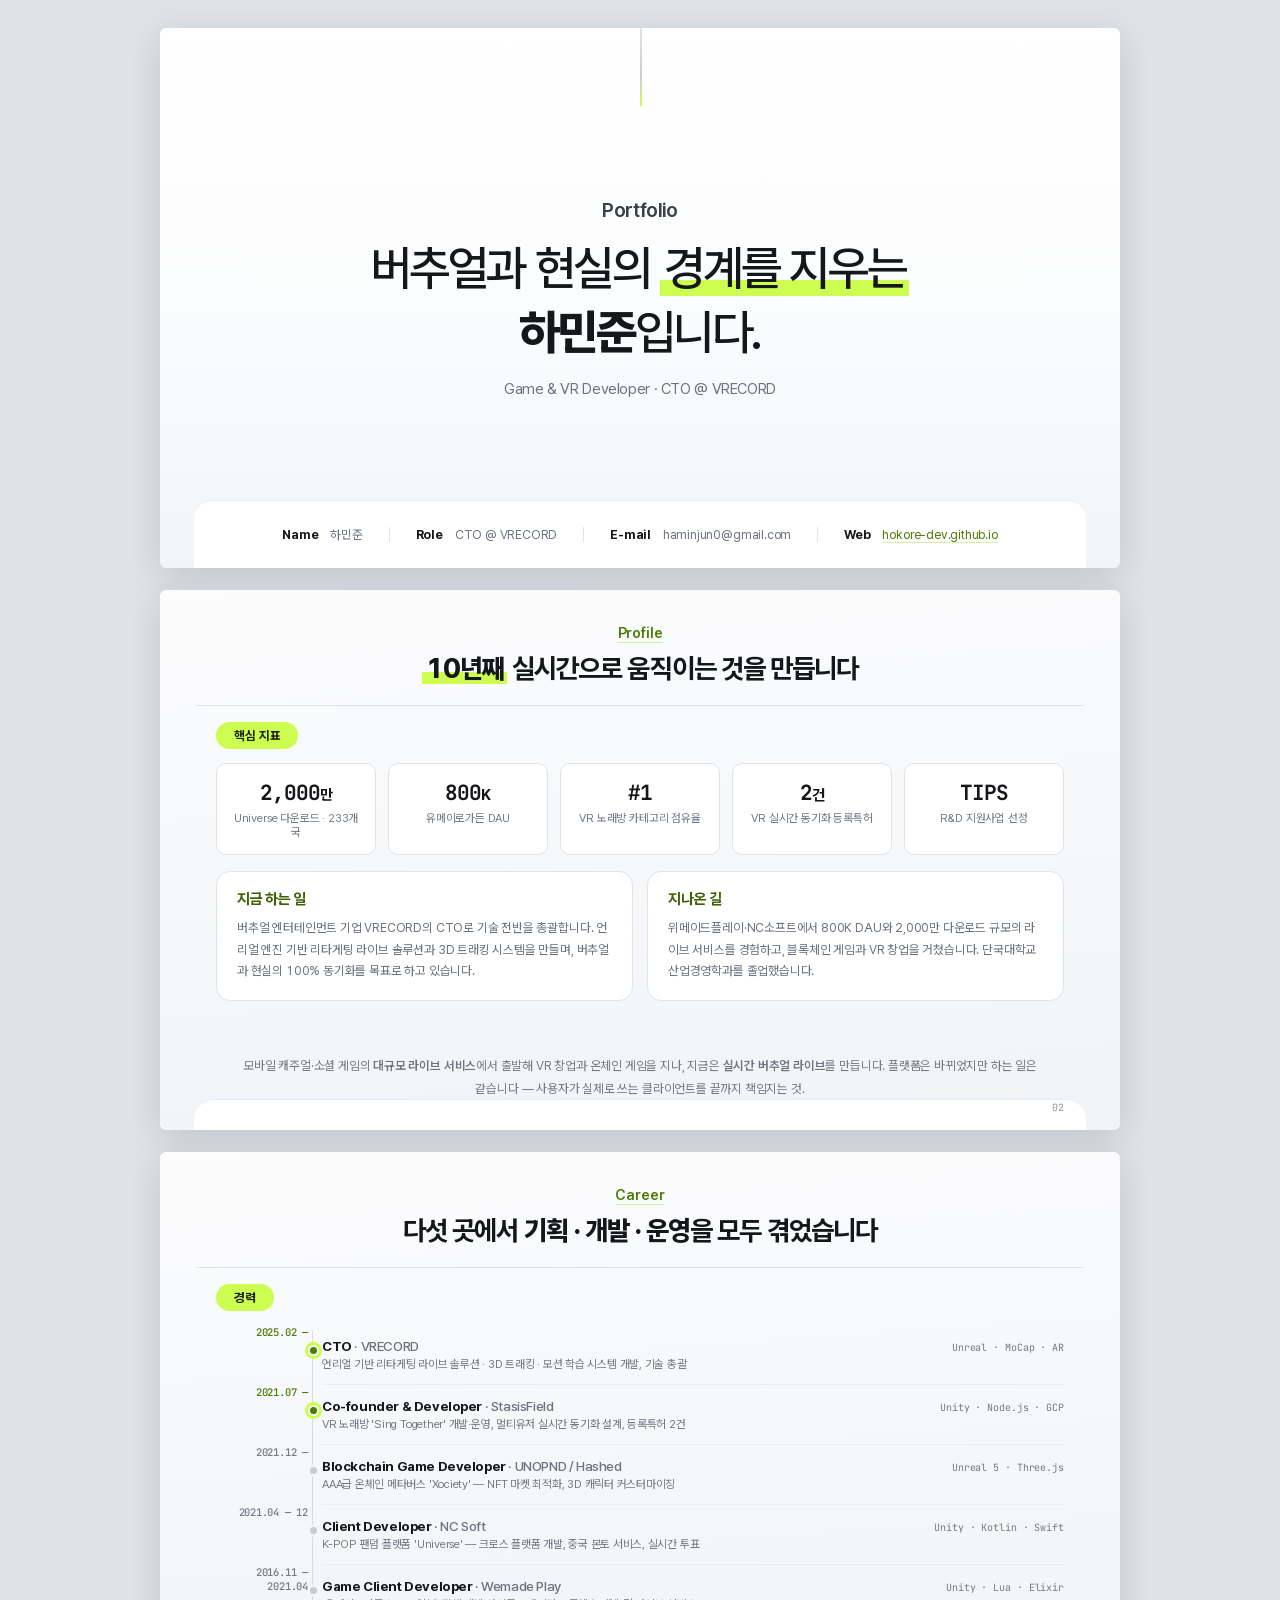
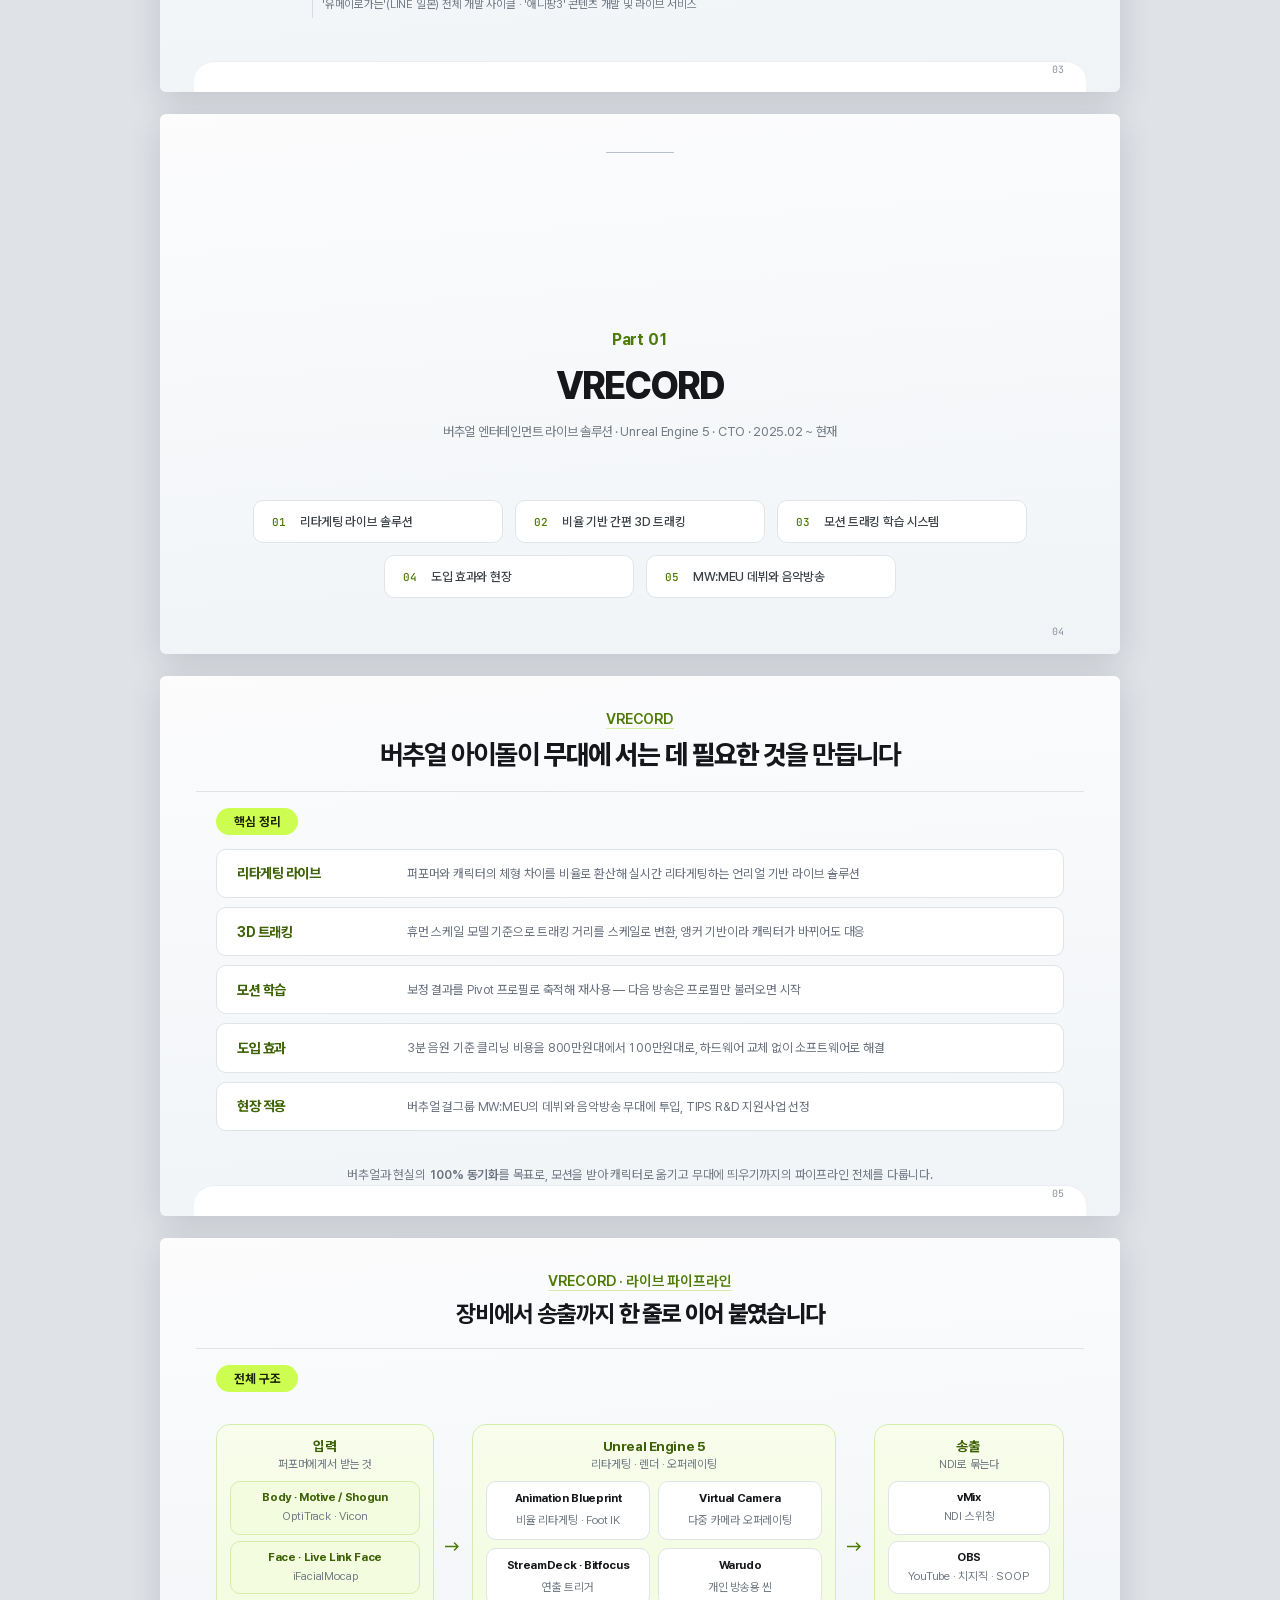
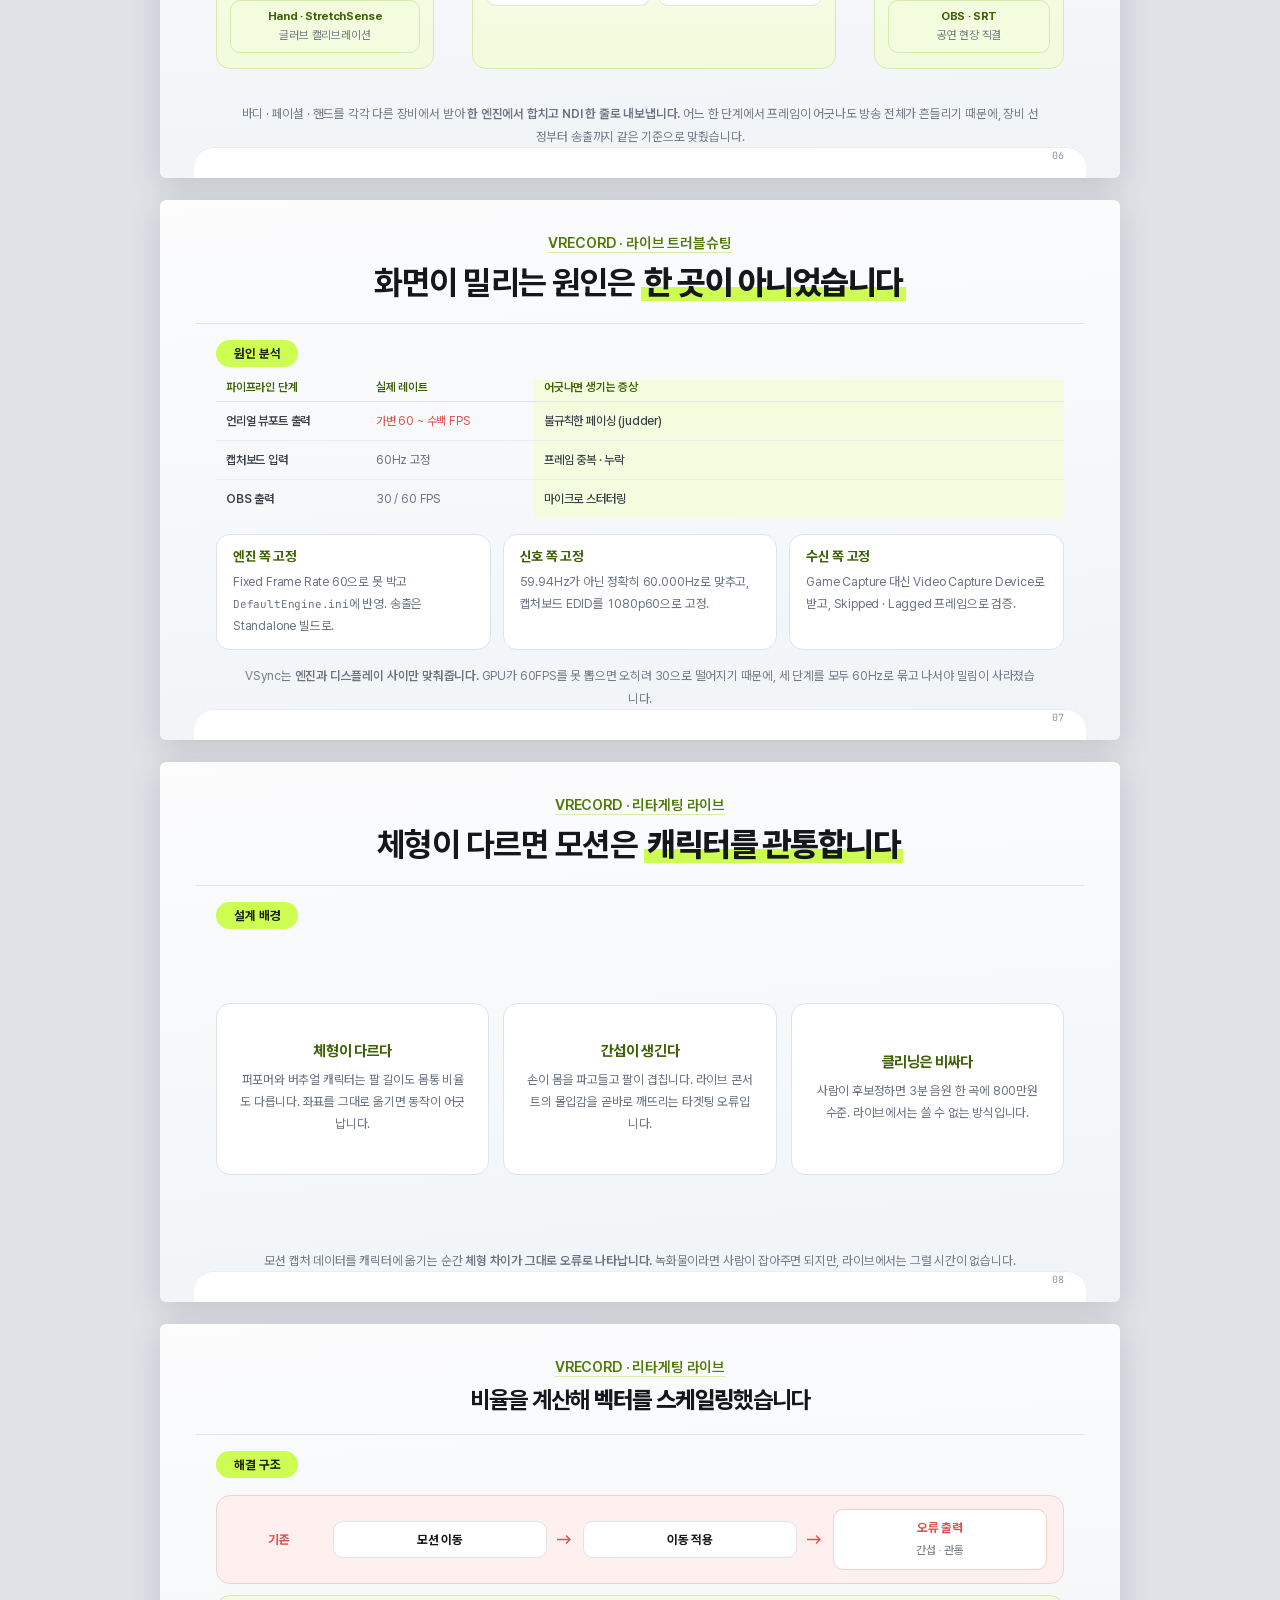
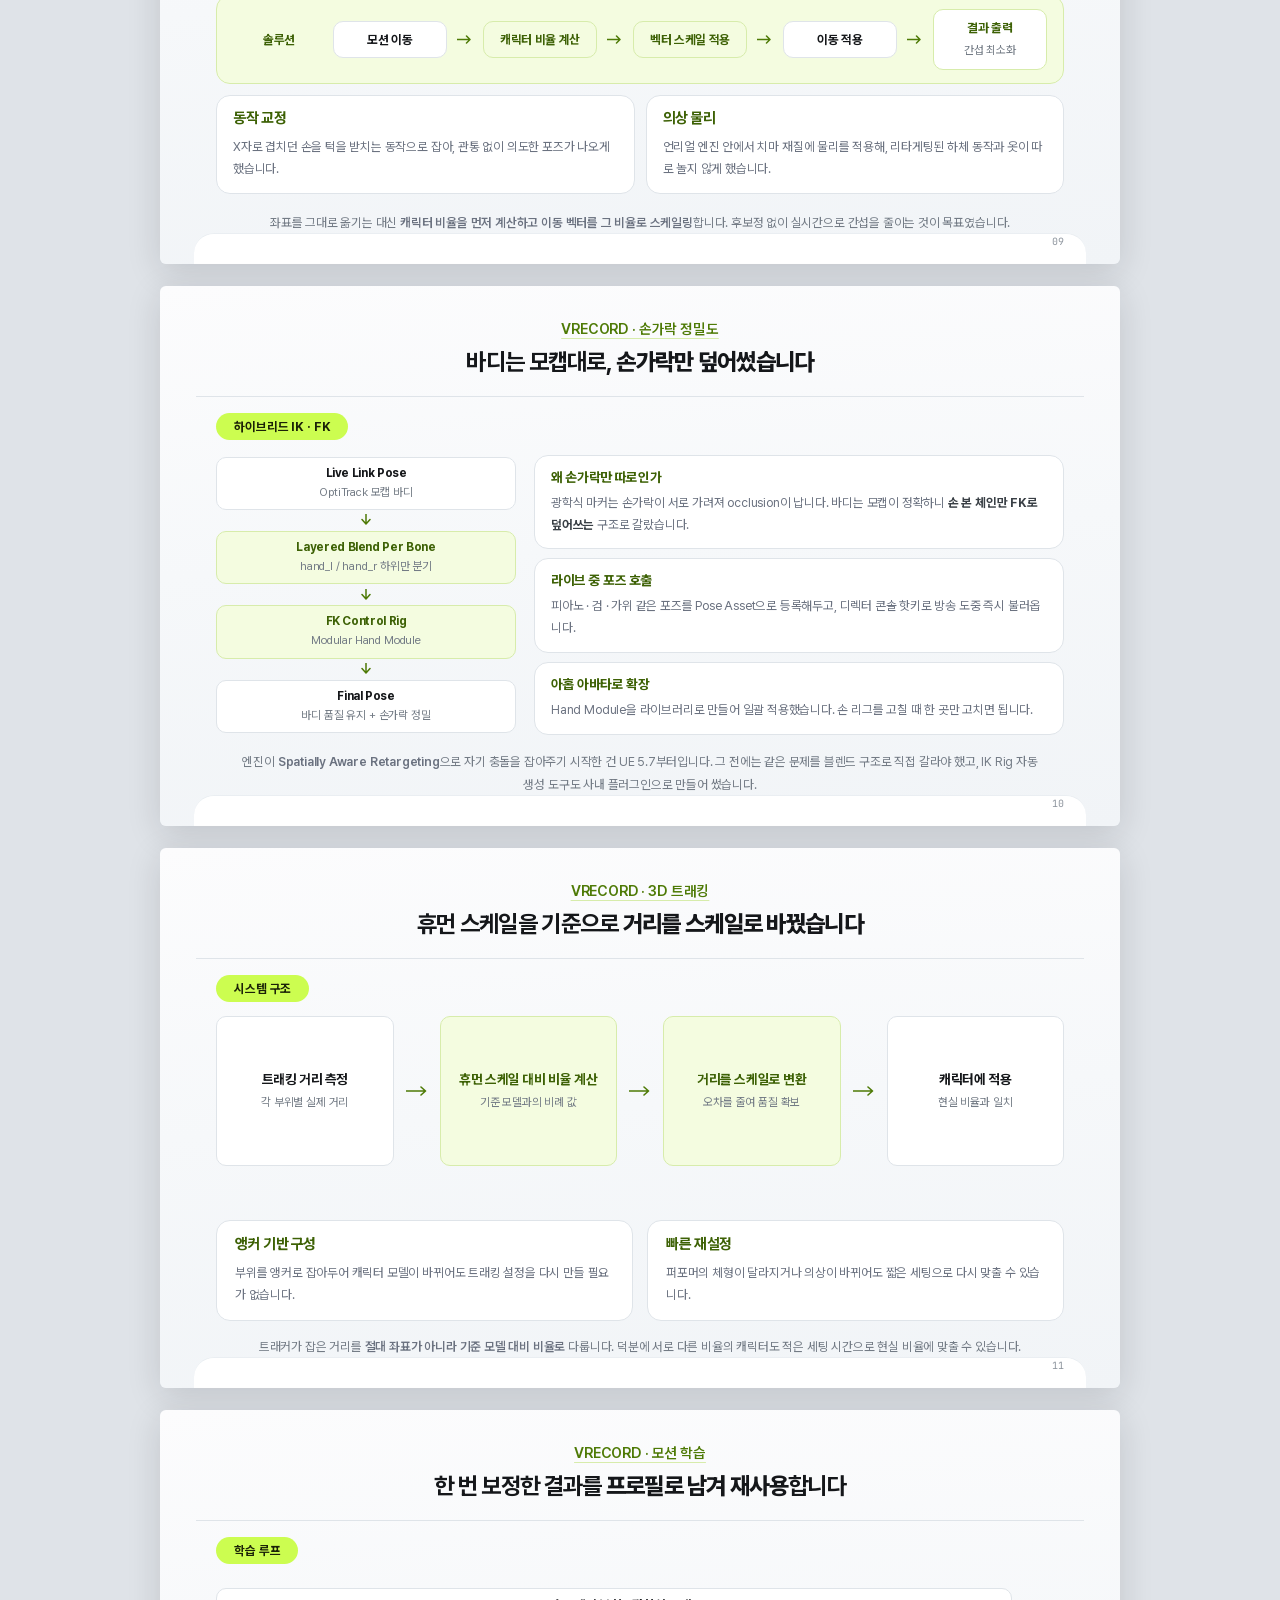
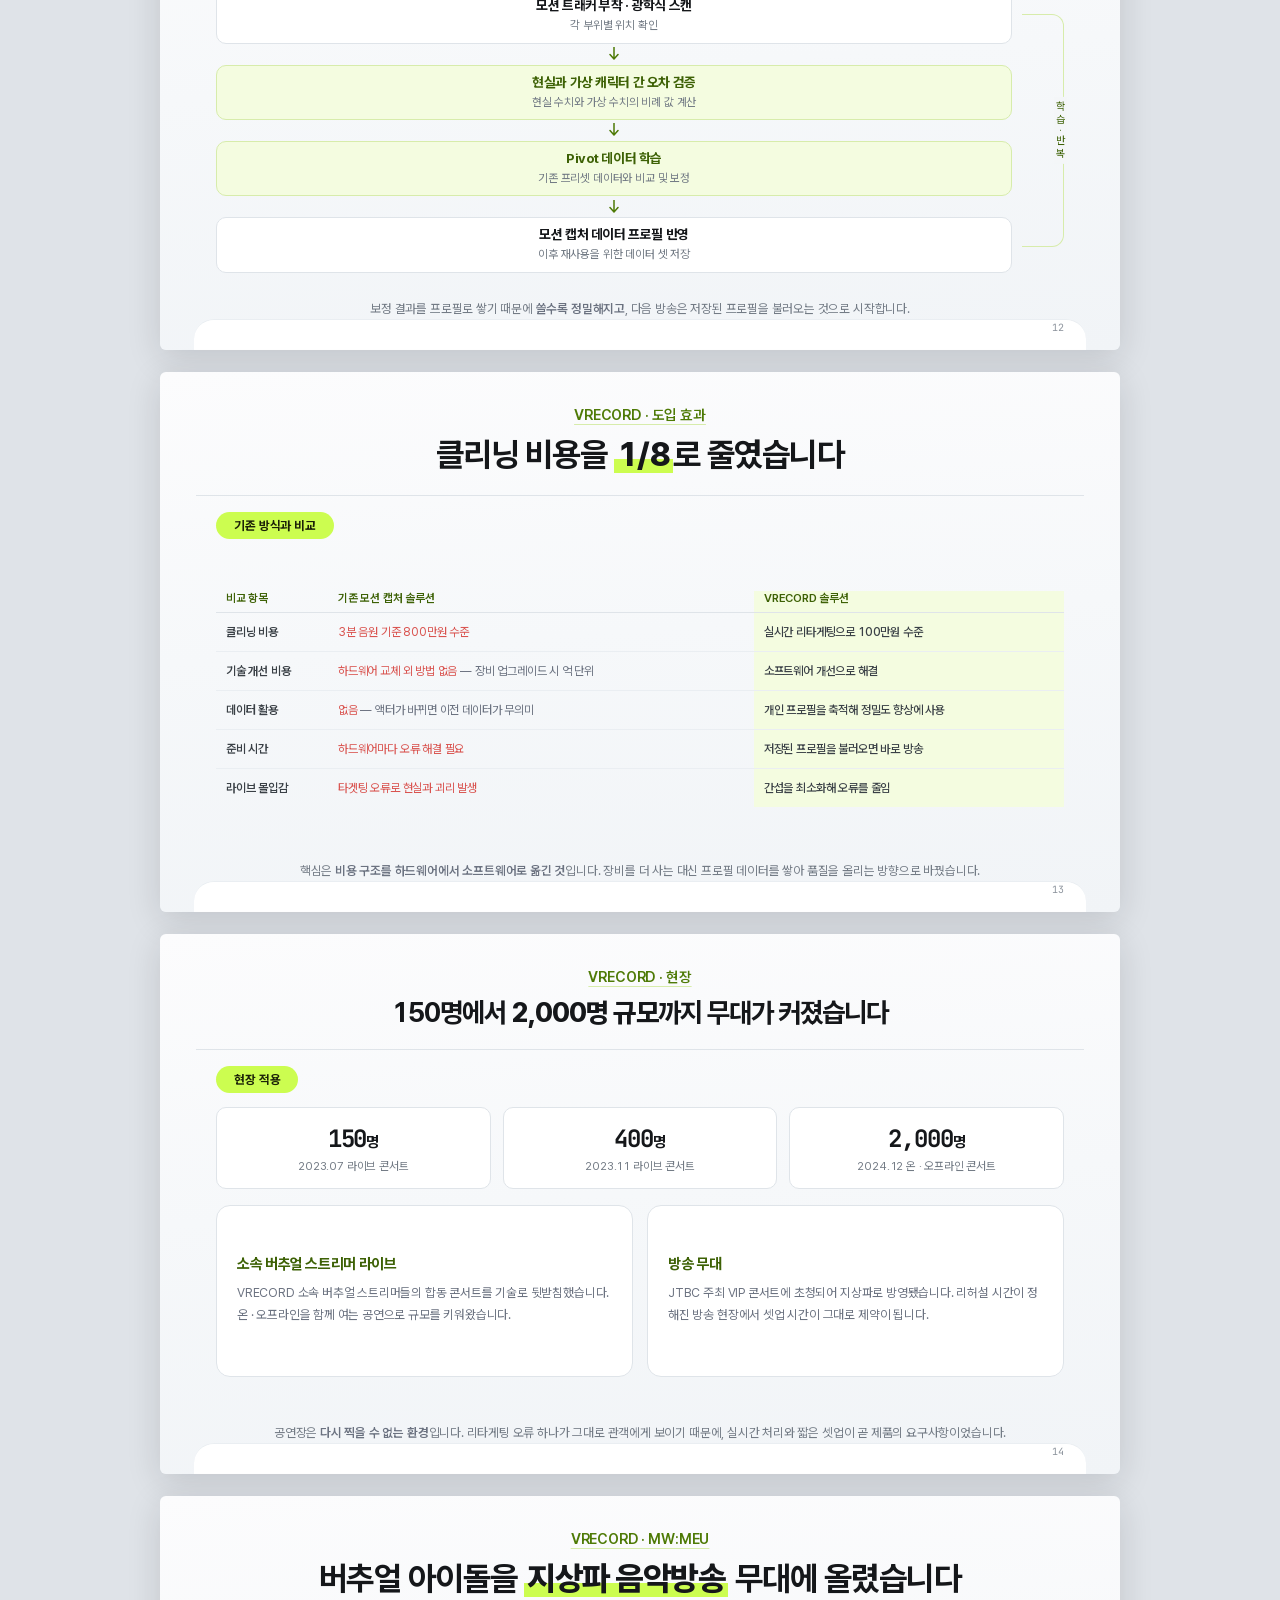
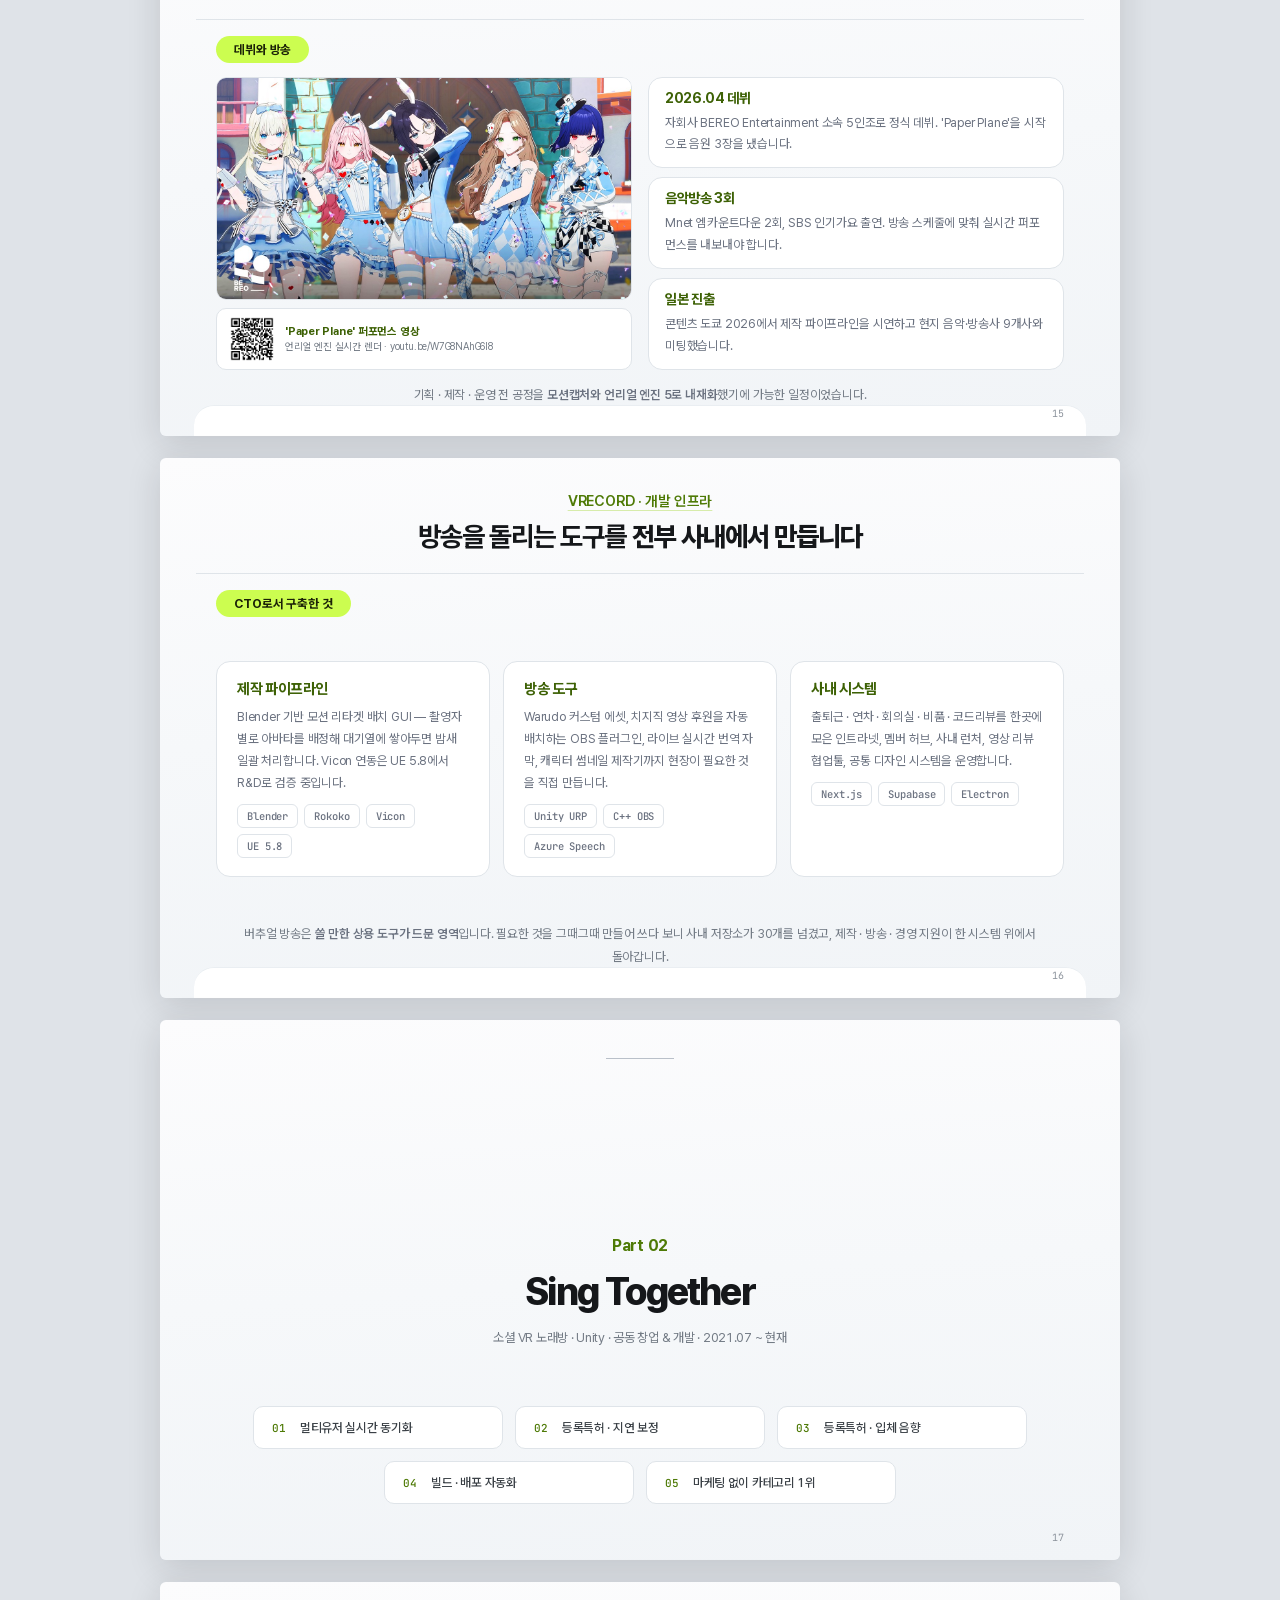
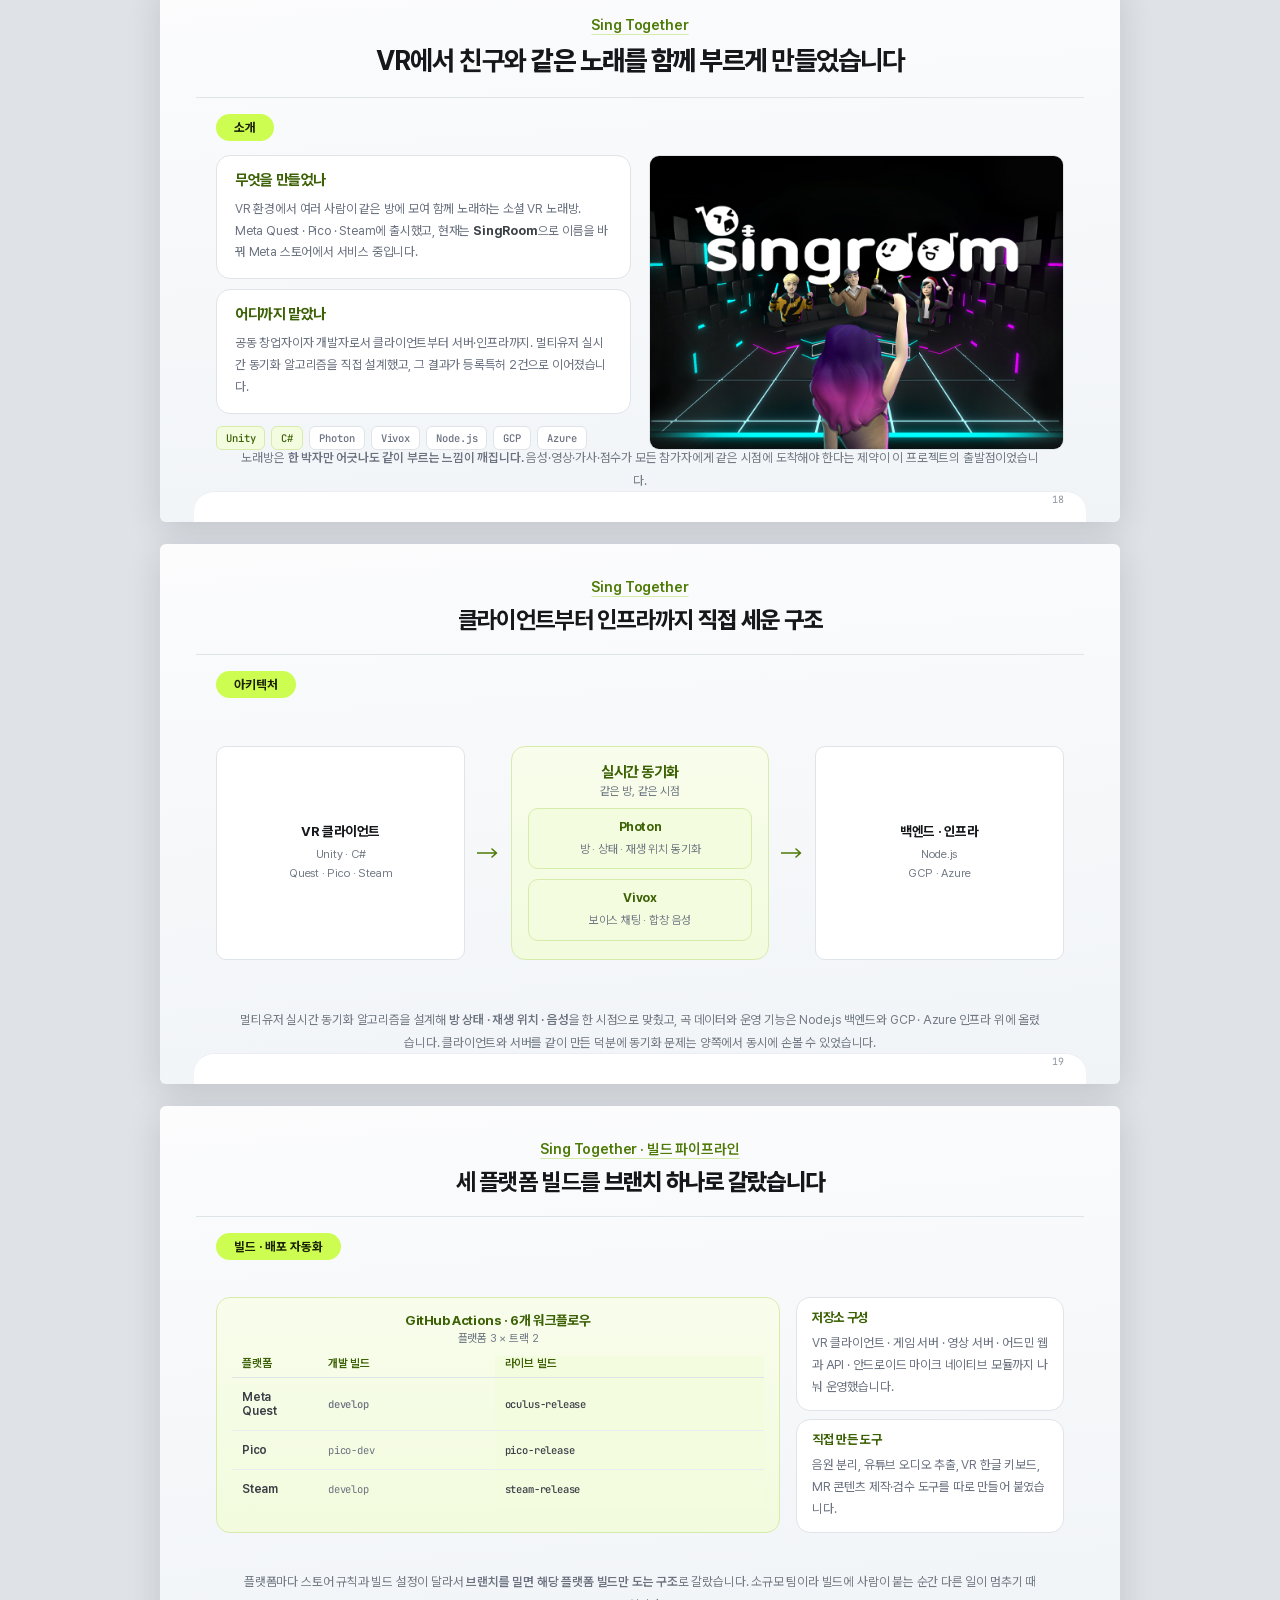
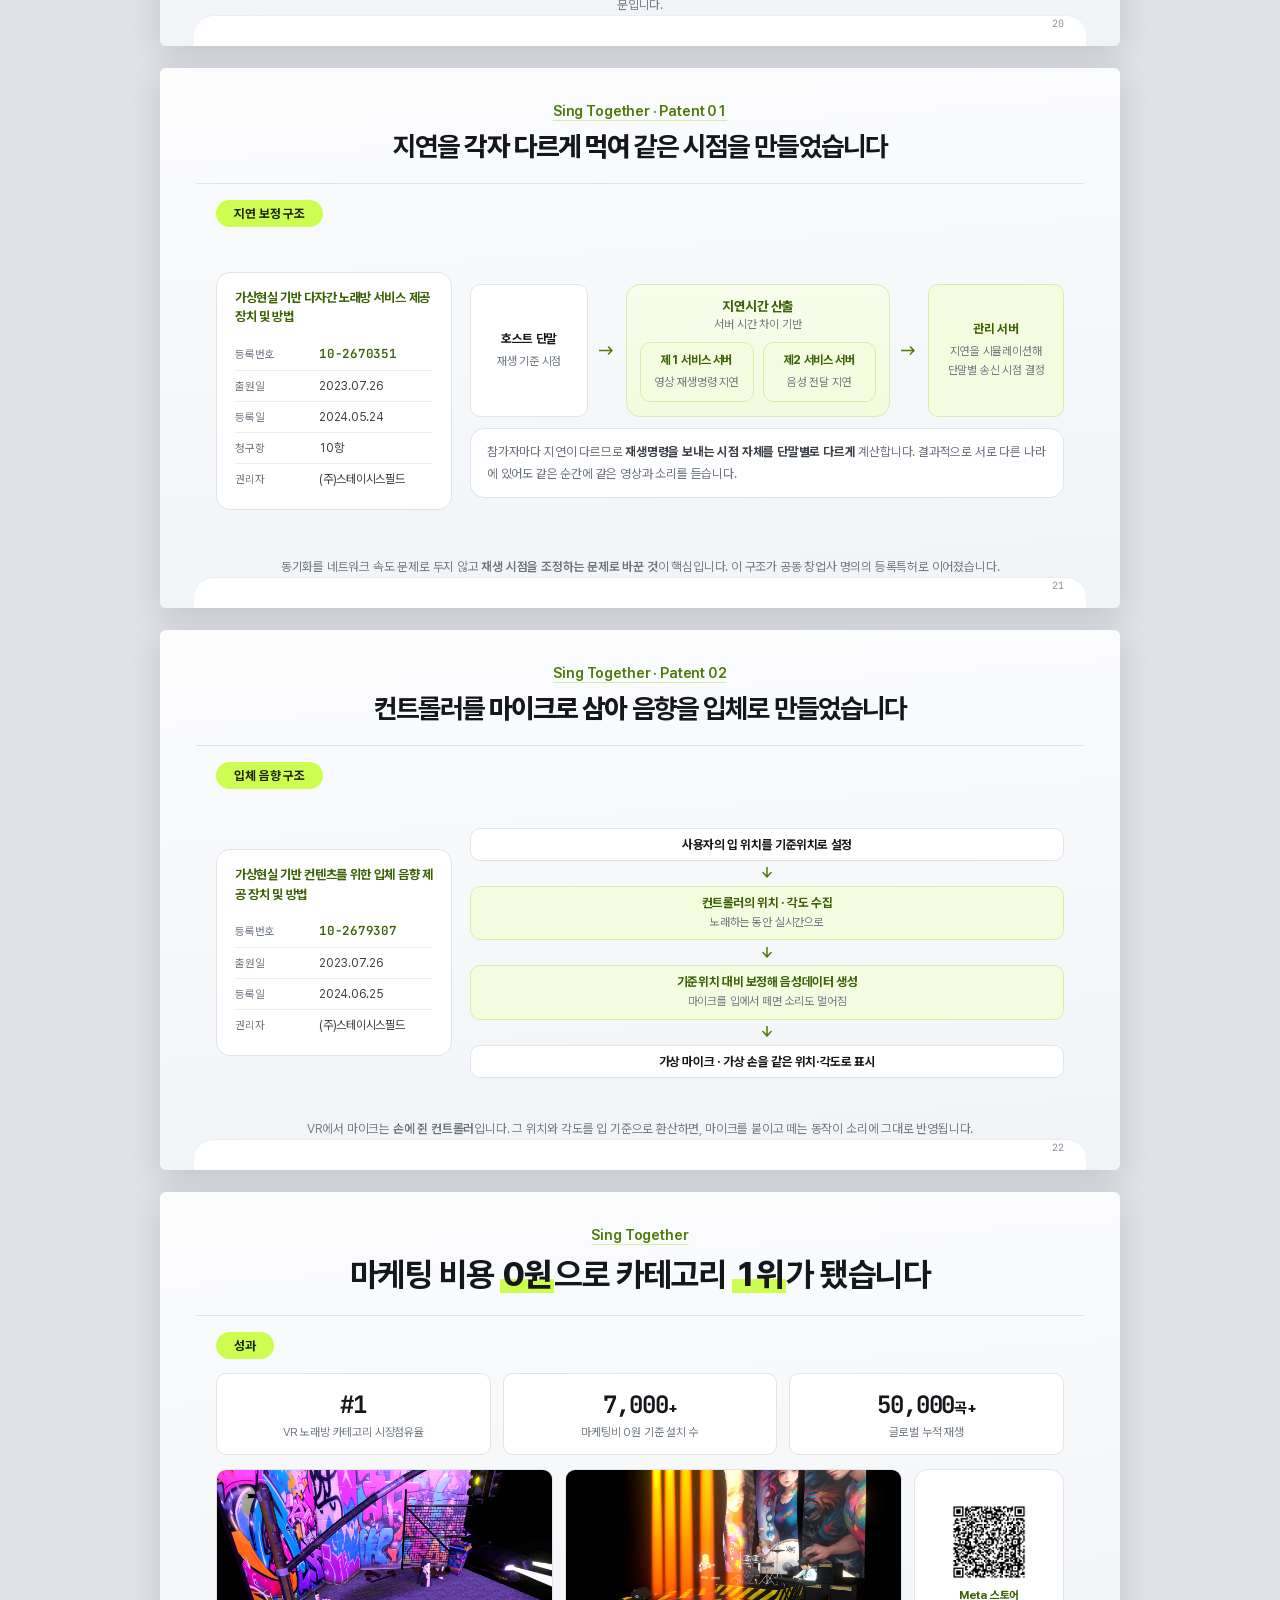
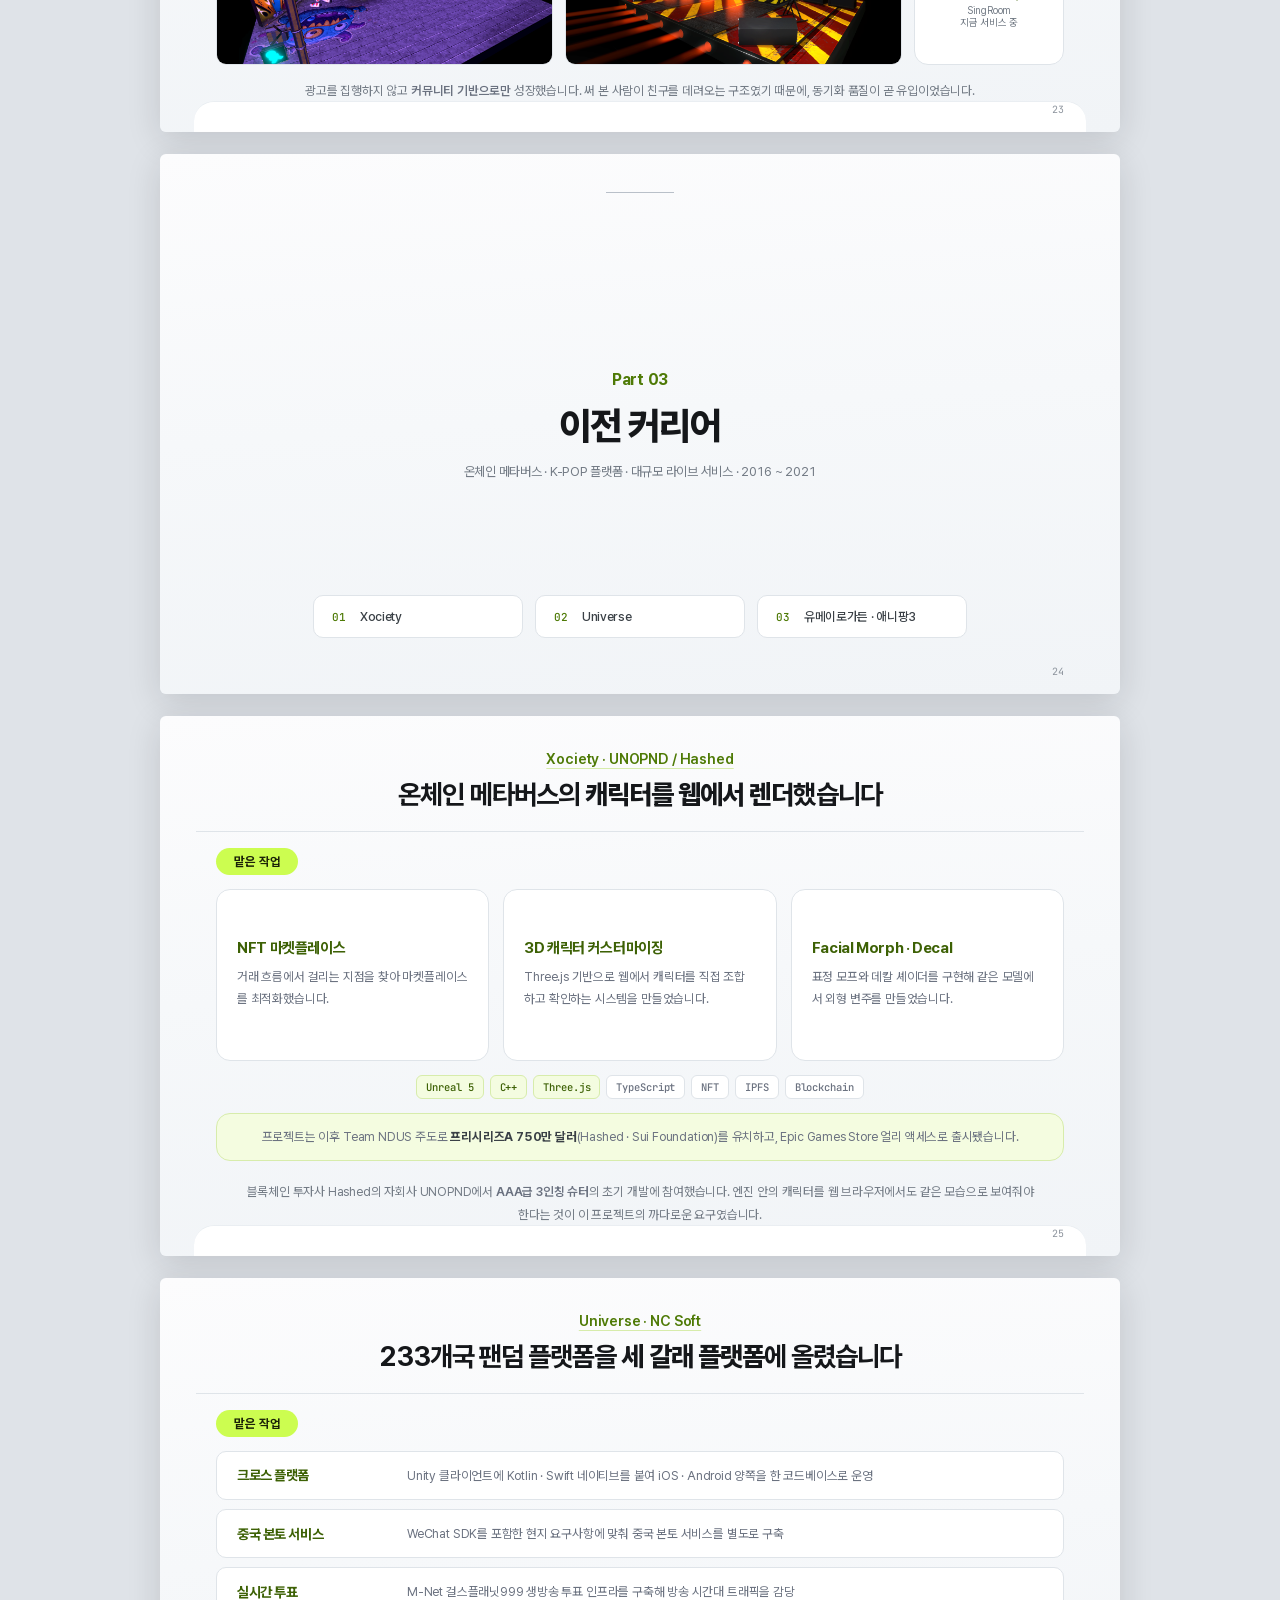
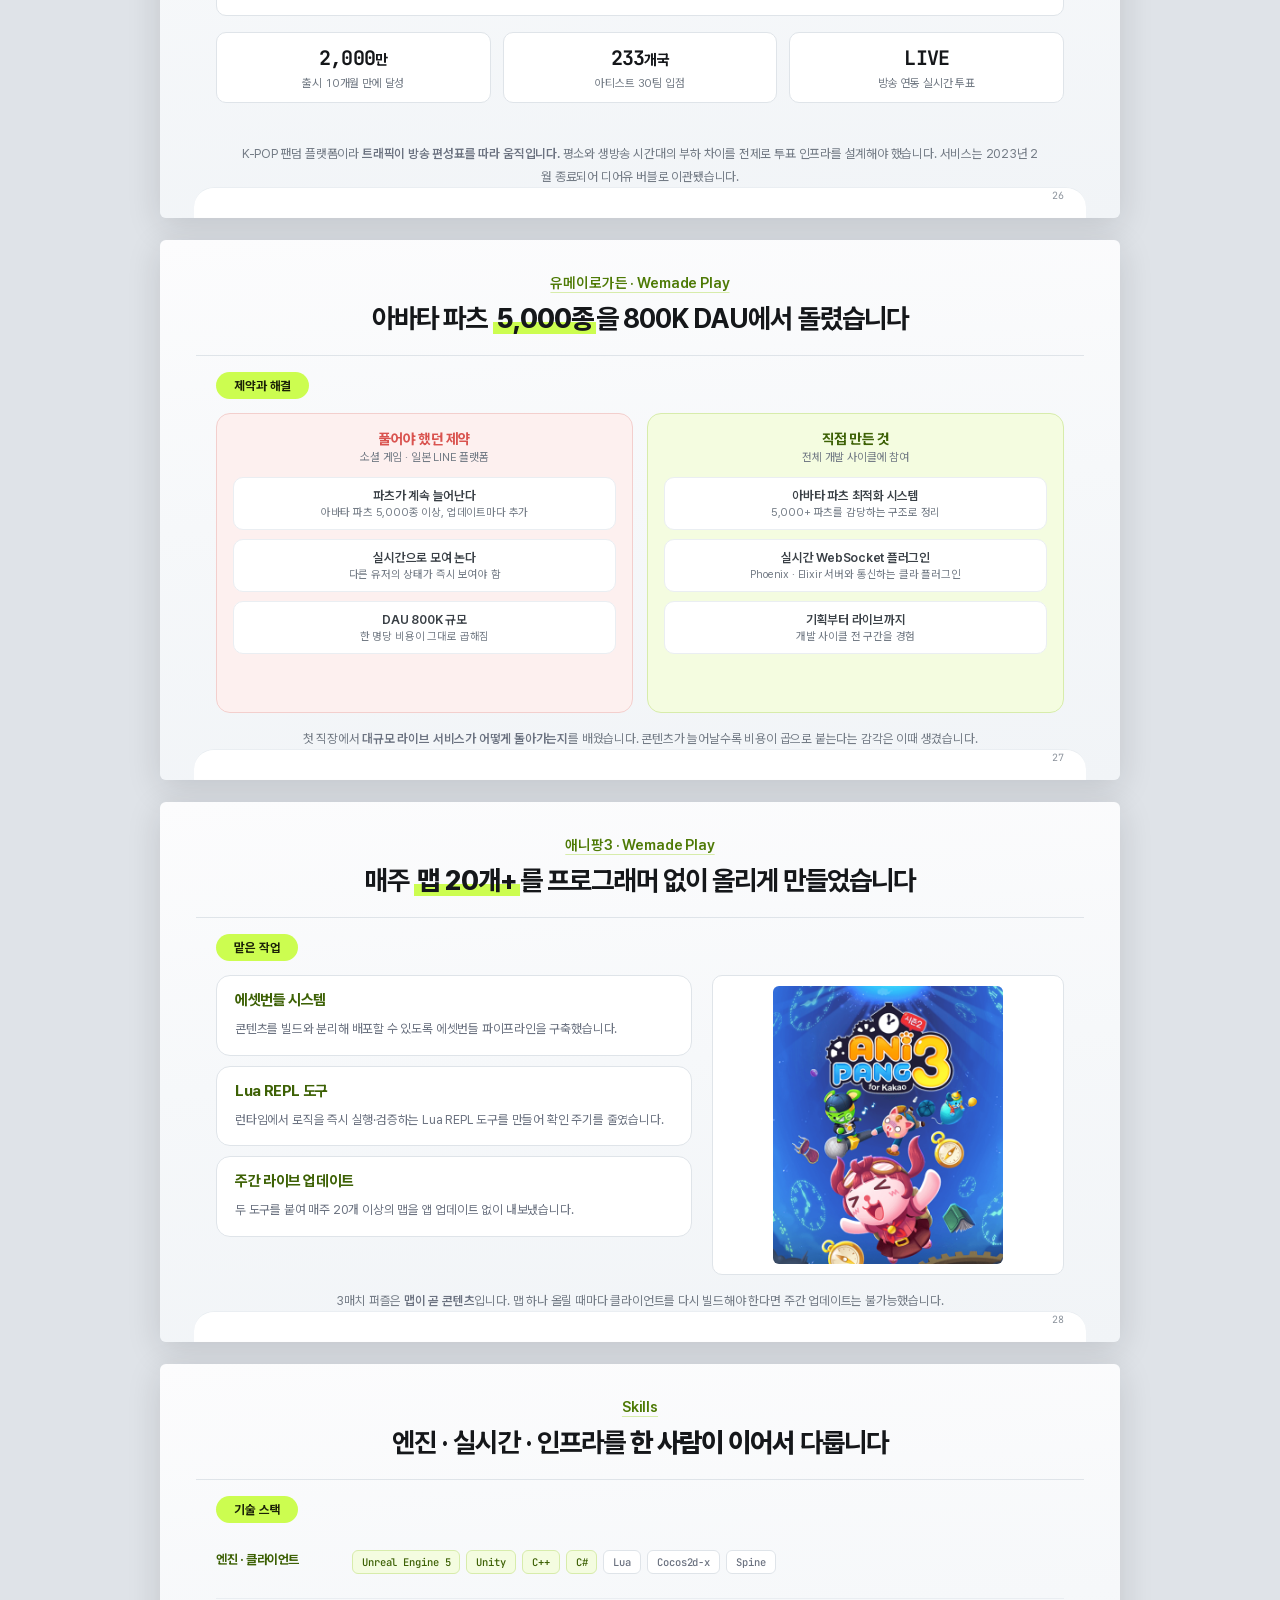
<file: portfolio-pdf/index.html>
<!DOCTYPE html>
<html lang="ko">
<head>
<meta charset="UTF-8">
<title>하민준 포트폴리오 — VR/Game Developer</title>
<link rel="stylesheet" href="deck.css">
</head>
<body>

<!-- ============================== 01 · 표지 ============================== -->
<section class="slide cover">
  <div class="cover-stem"></div>
  <p class="cover-kicker">Portfolio</p>
  <h1 class="cover-h1">
    버추얼과 현실의 <em>경계를 지우는</em><br>
    <b>하민준</b>입니다.
  </h1>
  <p class="cover-sub">Game &amp; VR Developer · CTO @ VRECORD</p>
  <div class="contactbar">
    <dl><dt>Name</dt><dd>하민준</dd></dl>
    <div class="sep"></div>
    <dl><dt>Role</dt><dd>CTO @ VRECORD</dd></dl>
    <div class="sep"></div>
    <dl><dt>E-mail</dt><dd>haminjun0@gmail.com</dd></dl>
    <div class="sep"></div>
    <dl><dt>Web</dt><dd><a href="https://hokore-dev.github.io">hokore-dev.github.io</a></dd></dl>
  </div>
</section>


<!-- ============================== 03 · 프로필 ============================== -->
<section class="slide">
  <header>
    <p class="eyebrow">Profile</p>
    <h2 class="slide-title"><em>10년째</em> 실시간으로 움직이는 것을 만듭니다</h2>
  </header>
  <hr class="rule">
  <span class="pill">핵심 지표</span>
  <div class="body">
    <div class="metrics" style="grid-template-columns:repeat(5,1fr)">
      <div class="metric"><p class="metric-n" style="font-size:21px">2,000<span>만</span></p><p class="metric-l">Universe 다운로드 · 233개국</p></div>
      <div class="metric"><p class="metric-n" style="font-size:21px">800<span>K</span></p><p class="metric-l">유메이로가든 DAU</p></div>
      <div class="metric"><p class="metric-n" style="font-size:21px">#1</p><p class="metric-l">VR 노래방 카테고리 점유율</p></div>
      <div class="metric"><p class="metric-n" style="font-size:21px">2<span>건</span></p><p class="metric-l">VR 실시간 동기화 등록특허</p></div>
      <div class="metric"><p class="metric-n" style="font-size:21px">TIPS</p><p class="metric-l">R&amp;D 지원사업 선정</p></div>
    </div>
    <div class="grid-2" style="margin-top:16px">
      <div class="card">
        <p class="card-t">지금 하는 일</p>
        <p class="card-d">버추얼 엔터테인먼트 기업 VRECORD의 CTO로 기술 전반을 총괄합니다. 언리얼 엔진 기반 리타게팅 라이브 솔루션과 3D 트래킹 시스템을 만들며, 버추얼과 현실의 100% 동기화를 목표로 하고 있습니다.</p>
      </div>
      <div class="card">
        <p class="card-t">지나온 길</p>
        <p class="card-d">위메이드플레이·NC소프트에서 800K DAU와 2,000만 다운로드 규모의 라이브 서비스를 경험하고, 블록체인 게임과 VR 창업을 거쳤습니다. 단국대학교 산업경영학과를 졸업했습니다.</p>
      </div>
    </div>
  </div>
  <p class="note">모바일 캐주얼·소셜 게임의 <b>대규모 라이브 서비스</b>에서 출발해 VR 창업과 온체인 게임을 지나, 지금은 <b>실시간 버추얼 라이브</b>를 만듭니다. 플랫폼은 바뀌었지만 하는 일은 같습니다 — 사용자가 실제로 쓰는 클라이언트를 끝까지 책임지는 것.</p>
  <p class="pageno">02</p>
</section>

<!-- ============================== 04 · 커리어 ============================== -->
<section class="slide">
  <header>
    <p class="eyebrow">Career</p>
    <h2 class="slide-title">다섯 곳에서 <b>기획 · 개발 · 운영</b>을 모두 겪었습니다</h2>
  </header>
  <hr class="rule">
  <span class="pill">경력</span>
  <div class="body">
    <div class="tl">
      <div class="tl-row is-now">
        <span class="tl-date">2025.02 —</span><span class="tl-dot"></span>
        <div>
          <p class="tl-role">CTO <span>· VRECORD</span></p>
          <p class="tl-desc">언리얼 기반 리타게팅 라이브 솔루션 · 3D 트래킹 · 모션 학습 시스템 개발, 기술 총괄</p>
        </div>
        <p class="tl-stack">Unreal · MoCap · AR</p>
      </div>
      <div class="tl-row is-now">
        <span class="tl-date">2021.07 —</span><span class="tl-dot"></span>
        <div>
          <p class="tl-role">Co-founder &amp; Developer <span>· StasisField</span></p>
          <p class="tl-desc">VR 노래방 'Sing Together' 개발·운영, 멀티유저 실시간 동기화 설계, 등록특허 2건</p>
        </div>
        <p class="tl-stack">Unity · Node.js · GCP</p>
      </div>
      <div class="tl-row">
        <span class="tl-date">2021.12 —</span><span class="tl-dot"></span>
        <div>
          <p class="tl-role">Blockchain Game Developer <span>· UNOPND / Hashed</span></p>
          <p class="tl-desc">AAA급 온체인 메타버스 'Xociety' — NFT 마켓 최적화, 3D 캐릭터 커스터마이징</p>
        </div>
        <p class="tl-stack">Unreal 5 · Three.js</p>
      </div>
      <div class="tl-row">
        <span class="tl-date">2021.04 — 12</span><span class="tl-dot"></span>
        <div>
          <p class="tl-role">Client Developer <span>· NC Soft</span></p>
          <p class="tl-desc">K-POP 팬덤 플랫폼 'Universe' — 크로스 플랫폼 개발, 중국 본토 서비스, 실시간 투표</p>
        </div>
        <p class="tl-stack">Unity · Kotlin · Swift</p>
      </div>
      <div class="tl-row">
        <span class="tl-date">2016.11 — 2021.04</span><span class="tl-dot"></span>
        <div>
          <p class="tl-role">Game Client Developer <span>· Wemade Play</span></p>
          <p class="tl-desc">'유메이로가든'(LINE 일본) 전체 개발 사이클 · '애니팡3' 콘텐츠 개발 및 라이브 서비스</p>
        </div>
        <p class="tl-stack">Unity · Lua · Elixir</p>
      </div>
    </div>
  </div>
  <p class="pageno">03</p>
</section>

<!-- ============================== 05 · Part 01 ============================== -->
<section class="slide divider">
  <div class="divider-stem"></div>
  <p class="divider-k">Part 01</p>
  <h2 class="divider-h1">VRECORD</h2>
  <p class="divider-s">버추얼 엔터테인먼트 라이브 솔루션 · Unreal Engine 5 · CTO · 2025.02 ~ 현재</p>
  <div class="divider-chips">
    <div class="chip" style="flex:0 1 250px"><span class="chip-n">01</span><span class="chip-t">리타게팅 라이브 솔루션</span></div>
    <div class="chip" style="flex:0 1 250px"><span class="chip-n">02</span><span class="chip-t">비율 기반 간편 3D 트래킹</span></div>
    <div class="chip" style="flex:0 1 250px"><span class="chip-n">03</span><span class="chip-t">모션 트래킹 학습 시스템</span></div>
    <div class="chip" style="flex:0 1 250px"><span class="chip-n">04</span><span class="chip-t">도입 효과와 현장</span></div>
    <div class="chip" style="flex:0 1 250px"><span class="chip-n">05</span><span class="chip-t">MW:MEU 데뷔와 음악방송</span></div>
  </div>
  <p class="pageno">04</p>
</section>

<!-- ============================== 06 · VRECORD 개요 ============================== -->
<section class="slide">
  <header>
    <p class="eyebrow">VRECORD</p>
    <h2 class="slide-title">버추얼 아이돌이 <b>무대에 서는 데 필요한 것</b>을 만듭니다</h2>
  </header>
  <hr class="rule">
  <span class="pill">핵심 정리</span>
  <div class="body">
    <div class="row">
      <p class="row-k">리타게팅 라이브</p>
      <p class="row-v">퍼포머와 캐릭터의 체형 차이를 비율로 환산해 실시간 리타게팅하는 언리얼 기반 라이브 솔루션</p>
    </div>
    <div class="row">
      <p class="row-k">3D 트래킹</p>
      <p class="row-v">휴먼 스케일 모델 기준으로 트래킹 거리를 스케일로 변환, 앵커 기반이라 캐릭터가 바뀌어도 대응</p>
    </div>
    <div class="row">
      <p class="row-k">모션 학습</p>
      <p class="row-v">보정 결과를 Pivot 프로필로 축적해 재사용 — 다음 방송은 프로필만 불러오면 시작</p>
    </div>
    <div class="row">
      <p class="row-k">도입 효과</p>
      <p class="row-v">3분 음원 기준 클리닝 비용을 800만원대에서 100만원대로, 하드웨어 교체 없이 소프트웨어로 해결</p>
    </div>
    <div class="row">
      <p class="row-k">현장 적용</p>
      <p class="row-v">버추얼 걸그룹 MW:MEU의 데뷔와 음악방송 무대에 투입, TIPS R&amp;D 지원사업 선정</p>
    </div>
  </div>
  <p class="note">버추얼과 현실의 <b>100% 동기화</b>를 목표로, 모션을 받아 캐릭터로 옮기고 무대에 띄우기까지의 파이프라인 전체를 다룹니다.</p>
  <p class="pageno">05</p>
</section>

<!-- ============================== 라이브 제작 파이프라인 ============================== -->
<section class="slide">
  <header>
    <p class="eyebrow">VRECORD · 라이브 파이프라인</p>
    <h2 class="slide-title is-quiet">장비에서 송출까지 <b>한 줄로 이어 붙였습니다</b></h2>
  </header>
  <hr class="rule">
  <span class="pill">전체 구조</span>
  <div class="body is-center">
    <div class="flow" style="align-items:stretch;gap:9px">
      <div class="group" style="flex:0 0 218px;padding:13px 13px 15px">
        <p class="group-t" style="font-size:13.5px">입력</p>
        <p class="group-s">퍼포머에게서 받는 것</p>
        <div class="flow-v" style="gap:6px;margin-top:10px">
          <div class="node is-accent" style="padding:8px 10px"><p class="node-t" style="font-size:11.5px">Body · Motive / Shogun</p><p class="node-d">OptiTrack · Vicon</p></div>
          <div class="node is-accent" style="padding:8px 10px"><p class="node-t" style="font-size:11.5px">Face · Live Link Face</p><p class="node-d">iFacialMocap</p></div>
          <div class="node is-accent" style="padding:8px 10px"><p class="node-t" style="font-size:11.5px">Hand · StretchSense</p><p class="node-d">글러브 캘리브레이션</p></div>
        </div>
      </div>
      <div class="arrow" style="width:20px"><svg width="16" height="9" viewBox="0 0 16 9" fill="none" aria-hidden="true"><path d="M0 4.5h12M9.5 1 13 4.5 9.5 8" stroke="currentColor" stroke-width="1.5" stroke-linecap="round" stroke-linejoin="round"/></svg></div>
      <div class="group" style="flex:1;padding:13px 13px 15px">
        <p class="group-t" style="font-size:13.5px">Unreal Engine 5</p>
        <p class="group-s">리타게팅 · 렌더 · 오퍼레이팅</p>
        <div class="grid-2" style="gap:8px;margin-top:10px">
          <div class="node" style="padding:9px 8px"><p class="node-t" style="font-size:11.5px">Animation Blueprint</p><p class="node-d">비율 리타게팅 · Foot IK</p></div>
          <div class="node" style="padding:9px 8px"><p class="node-t" style="font-size:11.5px">Virtual Camera</p><p class="node-d">다중 카메라 오퍼레이팅</p></div>
          <div class="node" style="padding:9px 8px"><p class="node-t" style="font-size:11.5px">StreamDeck · Bitfocus</p><p class="node-d">연출 트리거</p></div>
          <div class="node" style="padding:9px 8px"><p class="node-t" style="font-size:11.5px">Warudo</p><p class="node-d">개인 방송용 씬</p></div>
        </div>
      </div>
      <div class="arrow" style="width:20px"><svg width="16" height="9" viewBox="0 0 16 9" fill="none" aria-hidden="true"><path d="M0 4.5h12M9.5 1 13 4.5 9.5 8" stroke="currentColor" stroke-width="1.5" stroke-linecap="round" stroke-linejoin="round"/></svg></div>
      <div class="group" style="flex:0 0 190px;padding:13px 13px 15px">
        <p class="group-t" style="font-size:13.5px">송출</p>
        <p class="group-s">NDI로 묶는다</p>
        <div class="flow-v" style="gap:6px;margin-top:10px">
          <div class="node" style="padding:8px 10px"><p class="node-t" style="font-size:11.5px">vMix</p><p class="node-d">NDI 스위칭</p></div>
          <div class="node" style="padding:8px 10px"><p class="node-t" style="font-size:11.5px">OBS</p><p class="node-d">YouTube · 치지직 · SOOP</p></div>
          <div class="node is-accent" style="padding:8px 10px"><p class="node-t" style="font-size:11.5px">OBS · SRT</p><p class="node-d">공연 현장 직결</p></div>
        </div>
      </div>
    </div>
  </div>
  <p class="note">바디 · 페이셜 · 핸드를 각각 다른 장비에서 받아 <b>한 엔진에서 합치고 NDI 한 줄로 내보냅니다.</b> 어느 한 단계에서 프레임이 어긋나도 방송 전체가 흔들리기 때문에, 장비 선정부터 송출까지 같은 기준으로 맞췄습니다.</p>
  <p class="pageno">06</p>
</section>
<!-- ============================== 프레임 페이싱 ============================== -->
<section class="slide">
  <header>
    <p class="eyebrow">VRECORD · 라이브 트러블슈팅</p>
    <h2 class="slide-title is-lead">화면이 밀리는 원인은 <em>한 곳이 아니었습니다</em></h2>
  </header>
  <hr class="rule">
  <span class="pill">원인 분석</span>
  <div class="body is-center">
    <table class="tbl">
      <thead>
        <tr>
          <th style="width:150px">파이프라인 단계</th>
          <th style="width:168px">실제 레이트</th>
          <th class="col-key">어긋나면 생기는 증상</th>
        </tr>
      </thead>
      <tbody>
        <tr><td>언리얼 뷰포트 출력</td><td><span class="was">가변 60 ~ 수백 FPS</span></td><td class="col-key">불규칙한 페이싱 (judder)</td></tr>
        <tr><td>캡처보드 입력</td><td>60Hz 고정</td><td class="col-key">프레임 중복 · 누락</td></tr>
        <tr><td>OBS 출력</td><td>30 / 60 FPS</td><td class="col-key">마이크로 스터터링</td></tr>
      </tbody>
    </table>
    <div class="grid-3" style="gap:12px;margin-top:16px">
      <div class="card" style="padding:13px 16px">
        <p class="card-t" style="font-size:13.5px">엔진 쪽 고정</p>
        <p class="card-d" style="margin-top:7px">Fixed Frame Rate 60으로 못 박고 <span style="font-family:var(--mono);font-size:11px">DefaultEngine.ini</span>에 반영. 송출은 Standalone 빌드로.</p>
      </div>
      <div class="card" style="padding:13px 16px">
        <p class="card-t" style="font-size:13.5px">신호 쪽 고정</p>
        <p class="card-d" style="margin-top:7px">59.94Hz가 아닌 정확히 60.000Hz로 맞추고, 캡처보드 EDID를 1080p60으로 고정.</p>
      </div>
      <div class="card" style="padding:13px 16px">
        <p class="card-t" style="font-size:13.5px">수신 쪽 고정</p>
        <p class="card-d" style="margin-top:7px">Game Capture 대신 Video Capture Device로 받고, Skipped · Lagged 프레임으로 검증.</p>
      </div>
    </div>
  </div>
  <p class="note">VSync는 <b>엔진과 디스플레이 사이만 맞춰줍니다.</b> GPU가 60FPS를 못 뽑으면 오히려 30으로 떨어지기 때문에, 세 단계를 모두 60Hz로 묶고 나서야 밀림이 사라졌습니다.</p>
  <p class="pageno">07</p>
</section>

<!-- ============================== 07 · 리타게팅 문제 ============================== -->
<section class="slide">
  <header>
    <p class="eyebrow">VRECORD · 리타게팅 라이브</p>
    <h2 class="slide-title is-lead">체형이 다르면 모션은 <em>캐릭터를 관통합니다</em></h2>
  </header>
  <hr class="rule">
  <span class="pill">설계 배경</span>
  <div class="body is-center">
    <div class="grid-3 is-tall">
      <div class="card" style="text-align:center;padding:26px 22px">
        <p class="card-t">체형이 다르다</p>
        <p class="card-d">퍼포머와 버추얼 캐릭터는 팔 길이도 몸통 비율도 다릅니다. 좌표를 그대로 옮기면 동작이 어긋납니다.</p>
      </div>
      <div class="card" style="text-align:center;padding:26px 22px">
        <p class="card-t">간섭이 생긴다</p>
        <p class="card-d">손이 몸을 파고들고 팔이 겹칩니다. 라이브 콘서트의 몰입감을 곧바로 깨뜨리는 타겟팅 오류입니다.</p>
      </div>
      <div class="card" style="text-align:center;padding:26px 22px">
        <p class="card-t">클리닝은 비싸다</p>
        <p class="card-d">사람이 후보정하면 3분 음원 한 곡에 800만원 수준. 라이브에서는 쓸 수 없는 방식입니다.</p>
      </div>
    </div>
  </div>
  <p class="note">모션 캡처 데이터를 캐릭터에 옮기는 순간 <b>체형 차이가 그대로 오류로 나타납니다.</b> 녹화물이라면 사람이 잡아주면 되지만, 라이브에서는 그럴 시간이 없습니다.</p>
  <p class="pageno">08</p>
</section>

<!-- ============================== 08 · 리타게팅 해결 ============================== -->
<section class="slide">
  <header>
    <p class="eyebrow">VRECORD · 리타게팅 라이브</p>
    <h2 class="slide-title is-quiet">비율을 계산해 <b>벡터를 스케일링</b>했습니다</h2>
  </header>
  <hr class="rule">
  <span class="pill">해결 구조</span>
  <div class="body is-center">
    <div style="display:flex;flex-direction:column;gap:11px">
      <div class="panel panel-before" style="padding:13px 16px">
        <div class="flow" style="align-items:center;gap:8px">
          <div class="node" style="flex:0 0 92px;padding:9px 6px;background:transparent;border:0"><p class="node-t" style="font-size:12.5px;color:var(--before)">기존</p></div>
          <div class="node" style="padding:10px 8px"><p class="node-t" style="font-size:12.5px">모션 이동</p></div>
          <div class="arrow" style="width:20px;color:var(--before)"><svg width="16" height="9" viewBox="0 0 16 9" fill="none" aria-hidden="true"><path d="M0 4.5h12M9.5 1 13 4.5 9.5 8" stroke="currentColor" stroke-width="1.5" stroke-linecap="round" stroke-linejoin="round"/></svg></div>
          <div class="node" style="padding:10px 8px"><p class="node-t" style="font-size:12.5px">이동 적용</p></div>
          <div class="arrow" style="width:20px;color:var(--before)"><svg width="16" height="9" viewBox="0 0 16 9" fill="none" aria-hidden="true"><path d="M0 4.5h12M9.5 1 13 4.5 9.5 8" stroke="currentColor" stroke-width="1.5" stroke-linecap="round" stroke-linejoin="round"/></svg></div>
          <div class="node" style="padding:10px 8px;border-color:var(--before-line);background:#fff"><p class="node-t" style="font-size:12.5px;color:var(--before)">오류 출력</p><p class="node-d">간섭 · 관통</p></div>
        </div>
      </div>
      <div class="panel panel-after" style="padding:13px 16px">
        <div class="flow" style="align-items:center;gap:8px">
          <div class="node" style="flex:0 0 92px;padding:9px 6px;background:transparent;border:0"><p class="node-t" style="font-size:12.5px;color:var(--accent-deep)">솔루션</p></div>
          <div class="node" style="padding:10px 8px"><p class="node-t" style="font-size:12.5px">모션 이동</p></div>
          <div class="arrow" style="width:20px"><svg width="16" height="9" viewBox="0 0 16 9" fill="none" aria-hidden="true"><path d="M0 4.5h12M9.5 1 13 4.5 9.5 8" stroke="currentColor" stroke-width="1.5" stroke-linecap="round" stroke-linejoin="round"/></svg></div>
          <div class="node is-accent" style="padding:10px 8px"><p class="node-t" style="font-size:12.5px">캐릭터 비율 계산</p></div>
          <div class="arrow" style="width:20px"><svg width="16" height="9" viewBox="0 0 16 9" fill="none" aria-hidden="true"><path d="M0 4.5h12M9.5 1 13 4.5 9.5 8" stroke="currentColor" stroke-width="1.5" stroke-linecap="round" stroke-linejoin="round"/></svg></div>
          <div class="node is-accent" style="padding:10px 8px"><p class="node-t" style="font-size:12.5px">벡터 스케일 적용</p></div>
          <div class="arrow" style="width:20px"><svg width="16" height="9" viewBox="0 0 16 9" fill="none" aria-hidden="true"><path d="M0 4.5h12M9.5 1 13 4.5 9.5 8" stroke="currentColor" stroke-width="1.5" stroke-linecap="round" stroke-linejoin="round"/></svg></div>
          <div class="node" style="padding:10px 8px"><p class="node-t" style="font-size:12.5px">이동 적용</p></div>
          <div class="arrow" style="width:20px"><svg width="16" height="9" viewBox="0 0 16 9" fill="none" aria-hidden="true"><path d="M0 4.5h12M9.5 1 13 4.5 9.5 8" stroke="currentColor" stroke-width="1.5" stroke-linecap="round" stroke-linejoin="round"/></svg></div>
          <div class="node" style="padding:10px 8px;border-color:var(--accent-line);background:#fff"><p class="node-t" style="font-size:12.5px;color:var(--accent-deep)">결과 출력</p><p class="node-d">간섭 최소화</p></div>
        </div>
      </div>
      <div class="grid-2" style="gap:11px">
        <div class="card" style="padding:13px 16px">
          <p class="card-t">동작 교정</p>
          <p class="card-d">X자로 겹치던 손을 턱을 받치는 동작으로 잡아, 관통 없이 의도한 포즈가 나오게 했습니다.</p>
        </div>
        <div class="card" style="padding:13px 16px">
          <p class="card-t">의상 물리</p>
          <p class="card-d">언리얼 엔진 안에서 치마 재질에 물리를 적용해, 리타게팅된 하체 동작과 옷이 따로 놀지 않게 했습니다.</p>
        </div>
      </div>
    </div>
  </div>
  <p class="note">좌표를 그대로 옮기는 대신 <b>캐릭터 비율을 먼저 계산하고 이동 벡터를 그 비율로 스케일링</b>합니다. 후보정 없이 실시간으로 간섭을 줄이는 것이 목표였습니다.</p>
  <p class="pageno">09</p>
</section>
<!-- ============================== 손가락 IK/FK ============================== -->
<section class="slide">
  <header>
    <p class="eyebrow">VRECORD · 손가락 정밀도</p>
    <h2 class="slide-title is-quiet">바디는 모캡대로, <b>손가락만 덮어썼습니다</b></h2>
  </header>
  <hr class="rule">
  <span class="pill">하이브리드 IK · FK</span>
  <div class="body is-center">
    <div style="display:grid;grid-template-columns:300px 1fr;gap:18px;align-items:center">
      <div class="flow-v" style="gap:5px">
        <div class="node"><p class="node-t" style="font-size:12px">Live Link Pose</p><p class="node-d">OptiTrack 모캡 바디</p></div>
        <div class="arrow-v"><svg width="10" height="12" viewBox="0 0 10 12" fill="none" aria-hidden="true"><path d="M5 0v9M1 5.5 5 10l4-4.5" stroke="currentColor" stroke-width="1.5" stroke-linecap="round" stroke-linejoin="round"/></svg></div>
        <div class="node is-accent"><p class="node-t" style="font-size:12px">Layered Blend Per Bone</p><p class="node-d">hand_l / hand_r 하위만 분기</p></div>
        <div class="arrow-v"><svg width="10" height="12" viewBox="0 0 10 12" fill="none" aria-hidden="true"><path d="M5 0v9M1 5.5 5 10l4-4.5" stroke="currentColor" stroke-width="1.5" stroke-linecap="round" stroke-linejoin="round"/></svg></div>
        <div class="node is-accent"><p class="node-t" style="font-size:12px">FK Control Rig</p><p class="node-d">Modular Hand Module</p></div>
        <div class="arrow-v"><svg width="10" height="12" viewBox="0 0 10 12" fill="none" aria-hidden="true"><path d="M5 0v9M1 5.5 5 10l4-4.5" stroke="currentColor" stroke-width="1.5" stroke-linecap="round" stroke-linejoin="round"/></svg></div>
        <div class="node"><p class="node-t" style="font-size:12px">Final Pose</p><p class="node-d">바디 품질 유지 + 손가락 정밀</p></div>
      </div>
      <div class="col-fill" style="gap:9px">
        <div class="card" style="padding:13px 16px">
          <p class="card-t" style="font-size:13.5px">왜 손가락만 따로인가</p>
          <p class="card-d" style="margin-top:7px">광학식 마커는 손가락이 서로 가려져 occlusion이 납니다. 바디는 모캡이 정확하니 <b style="color:var(--ink-2)">손 본 체인만 FK로 덮어쓰는</b> 구조로 갈랐습니다.</p>
        </div>
        <div class="card" style="padding:13px 16px">
          <p class="card-t" style="font-size:13.5px">라이브 중 포즈 호출</p>
          <p class="card-d" style="margin-top:7px">피아노 · 검 · 가위 같은 포즈를 Pose Asset으로 등록해두고, 디렉터 콘솔 핫키로 방송 도중 즉시 불러옵니다.</p>
        </div>
        <div class="card" style="padding:13px 16px">
          <p class="card-t" style="font-size:13.5px">아홉 아바타로 확장</p>
          <p class="card-d" style="margin-top:7px">Hand Module을 라이브러리로 만들어 일괄 적용했습니다. 손 리그를 고칠 때 한 곳만 고치면 됩니다.</p>
        </div>
      </div>
    </div>
  </div>
  <p class="note">엔진이 <b>Spatially Aware Retargeting</b>으로 자기 충돌을 잡아주기 시작한 건 UE 5.7부터입니다. 그 전에는 같은 문제를 블렌드 구조로 직접 갈라야 했고, IK Rig 자동 생성 도구도 사내 플러그인으로 만들어 썼습니다.</p>
  <p class="pageno">10</p>
</section>

<!-- ============================== 09 · 3D 트래킹 ============================== -->
<section class="slide">
  <header>
    <p class="eyebrow">VRECORD · 3D 트래킹</p>
    <h2 class="slide-title is-quiet">휴먼 스케일을 기준으로 <b>거리를 스케일로 바꿨습니다</b></h2>
  </header>
  <hr class="rule">
  <span class="pill">시스템 구조</span>
  <div class="body is-spread">
    <div class="flow is-tall" style="margin-bottom:14px">
      <div class="node">
        <p class="node-t">트래킹 거리 측정</p>
        <p class="node-d">각 부위별 실제 거리</p>
      </div>
      <div class="arrow"><svg width="22" height="10" viewBox="0 0 22 10" fill="none" aria-hidden="true"><path d="M0 5h18M15 1l4.5 4-4.5 4" stroke="currentColor" stroke-width="1.6" stroke-linecap="round" stroke-linejoin="round"/></svg></div>
      <div class="node is-accent">
        <p class="node-t">휴먼 스케일 대비 비율 계산</p>
        <p class="node-d">기준 모델과의 비례 값</p>
      </div>
      <div class="arrow"><svg width="22" height="10" viewBox="0 0 22 10" fill="none" aria-hidden="true"><path d="M0 5h18M15 1l4.5 4-4.5 4" stroke="currentColor" stroke-width="1.6" stroke-linecap="round" stroke-linejoin="round"/></svg></div>
      <div class="node is-accent">
        <p class="node-t">거리를 스케일로 변환</p>
        <p class="node-d">오차를 줄여 품질 확보</p>
      </div>
      <div class="arrow"><svg width="22" height="10" viewBox="0 0 22 10" fill="none" aria-hidden="true"><path d="M0 5h18M15 1l4.5 4-4.5 4" stroke="currentColor" stroke-width="1.6" stroke-linecap="round" stroke-linejoin="round"/></svg></div>
      <div class="node">
        <p class="node-t">캐릭터에 적용</p>
        <p class="node-d">현실 비율과 일치</p>
      </div>
    </div>
    <div class="grid-2">
      <div class="card" style="padding:14px 18px">
        <p class="card-t">앵커 기반 구성</p>
        <p class="card-d">부위를 앵커로 잡아두어 캐릭터 모델이 바뀌어도 트래킹 설정을 다시 만들 필요가 없습니다.</p>
      </div>
      <div class="card" style="padding:14px 18px">
        <p class="card-t">빠른 재설정</p>
        <p class="card-d">퍼포머의 체형이 달라지거나 의상이 바뀌어도 짧은 세팅으로 다시 맞출 수 있습니다.</p>
      </div>
    </div>
  </div>
  <p class="note">트래커가 잡은 거리를 <b>절대 좌표가 아니라 기준 모델 대비 비율로</b> 다룹니다. 덕분에 서로 다른 비율의 캐릭터도 적은 세팅 시간으로 현실 비율에 맞출 수 있습니다.</p>
  <p class="pageno">11</p>
</section>

<!-- ============================== 10 · 학습 시스템 ============================== -->
<section class="slide">
  <header>
    <p class="eyebrow">VRECORD · 모션 학습</p>
    <h2 class="slide-title is-quiet">한 번 보정한 결과를 <b>프로필로 남겨 재사용</b>합니다</h2>
  </header>
  <hr class="rule">
  <span class="pill">학습 루프</span>
  <div class="body is-center">
    <div class="loop">
      <div class="flow-v">
        <div class="node"><p class="node-t">모션 트래커 부착 · 광학식 스캔</p><p class="node-d">각 부위별 위치 확인</p></div>
        <div class="arrow-v"><svg width="10" height="14" viewBox="0 0 10 14" fill="none" aria-hidden="true"><path d="M5 0v11M1 7.5 5 12l4-4.5" stroke="currentColor" stroke-width="1.5" stroke-linecap="round" stroke-linejoin="round"/></svg></div>
        <div class="node is-accent"><p class="node-t">현실과 가상 캐릭터 간 오차 검증</p><p class="node-d">현실 수치와 가상 수치의 비례 값 계산</p></div>
        <div class="arrow-v"><svg width="10" height="14" viewBox="0 0 10 14" fill="none" aria-hidden="true"><path d="M5 0v11M1 7.5 5 12l4-4.5" stroke="currentColor" stroke-width="1.5" stroke-linecap="round" stroke-linejoin="round"/></svg></div>
        <div class="node is-accent"><p class="node-t">Pivot 데이터 학습</p><p class="node-d">기존 프리셋 데이터와 비교 및 보정</p></div>
        <div class="arrow-v"><svg width="10" height="14" viewBox="0 0 10 14" fill="none" aria-hidden="true"><path d="M5 0v11M1 7.5 5 12l4-4.5" stroke="currentColor" stroke-width="1.5" stroke-linecap="round" stroke-linejoin="round"/></svg></div>
        <div class="node"><p class="node-t">모션 캡처 데이터 프로필 반영</p><p class="node-d">이후 재사용을 위한 데이터 셋 저장</p></div>
      </div>
      <div class="loop-back"><span>학습 · 반복</span></div>
    </div>
  </div>
  <p class="note">보정 결과를 프로필로 쌓기 때문에 <b>쓸수록 정밀해지고</b>, 다음 방송은 저장된 프로필을 불러오는 것으로 시작합니다.</p>
  <p class="pageno">12</p>
</section>

<!-- ============================== 11 · 도입 효과 ============================== -->
<section class="slide">
  <header>
    <p class="eyebrow">VRECORD · 도입 효과</p>
    <h2 class="slide-title is-lead">클리닝 비용을 <em>1/8</em>로 줄였습니다</h2>
  </header>
  <hr class="rule">
  <span class="pill">기존 방식과 비교</span>
  <div class="body is-center">
    <table class="tbl">
      <thead>
        <tr>
          <th style="width:112px">비교 항목</th>
          <th>기존 모션 캡처 솔루션</th>
          <th class="col-key">VRECORD 솔루션</th>
        </tr>
      </thead>
      <tbody>
        <tr>
          <td>클리닝 비용</td>
          <td><span class="was">3분 음원 기준 800만원 수준</span></td>
          <td class="col-key">실시간 리타게팅으로 100만원 수준</td>
        </tr>
        <tr>
          <td>기술 개선 비용</td>
          <td><span class="was">하드웨어 교체 외 방법 없음</span> — 장비 업그레이드 시 억 단위</td>
          <td class="col-key">소프트웨어 개선으로 해결</td>
        </tr>
        <tr>
          <td>데이터 활용</td>
          <td><span class="was">없음</span> — 액터가 바뀌면 이전 데이터가 무의미</td>
          <td class="col-key">개인 프로필을 축적해 정밀도 향상에 사용</td>
        </tr>
        <tr>
          <td>준비 시간</td>
          <td><span class="was">하드웨어마다 오류 해결 필요</span></td>
          <td class="col-key">저장된 프로필을 불러오면 바로 방송</td>
        </tr>
        <tr>
          <td>라이브 몰입감</td>
          <td><span class="was">타겟팅 오류로 현실과 괴리 발생</span></td>
          <td class="col-key">간섭을 최소화해 오류를 줄임</td>
        </tr>
      </tbody>
    </table>
  </div>
  <p class="note">핵심은 <b>비용 구조를 하드웨어에서 소프트웨어로 옮긴 것</b>입니다. 장비를 더 사는 대신 프로필 데이터를 쌓아 품질을 올리는 방향으로 바꿨습니다.</p>
  <p class="pageno">13</p>
</section>

<!-- ============================== 12 · 현장 ============================== -->
<section class="slide">
  <header>
    <p class="eyebrow">VRECORD · 현장</p>
    <h2 class="slide-title">150명에서 <b>2,000명 규모</b>까지 무대가 커졌습니다</h2>
  </header>
  <hr class="rule">
  <span class="pill">현장 적용</span>
  <div class="body">
    <div class="metrics" style="grid-template-columns:repeat(3,1fr)">
      <div class="metric"><p class="metric-n">150<span>명</span></p><p class="metric-l">2023.07 라이브 콘서트</p></div>
      <div class="metric"><p class="metric-n">400<span>명</span></p><p class="metric-l">2023.11 라이브 콘서트</p></div>
      <div class="metric"><p class="metric-n">2,000<span>명</span></p><p class="metric-l">2024.12 온 · 오프라인 콘서트</p></div>
    </div>
    <div class="grid-2 is-tall" style="margin-top:16px">
      <div class="card">
        <p class="card-t">소속 버추얼 스트리머 라이브</p>
        <p class="card-d">VRECORD 소속 버추얼 스트리머들의 합동 콘서트를 기술로 뒷받침했습니다. 온 · 오프라인을 함께 여는 공연으로 규모를 키워왔습니다.</p>
      </div>
      <div class="card">
        <p class="card-t">방송 무대</p>
        <p class="card-d">JTBC 주최 VIP 콘서트에 초청되어 지상파로 방영됐습니다. 리허설 시간이 정해진 방송 현장에서 셋업 시간이 그대로 제약이 됩니다.</p>
      </div>
    </div>
  </div>
  <p class="note">공연장은 <b>다시 찍을 수 없는 환경</b>입니다. 리타게팅 오류 하나가 그대로 관객에게 보이기 때문에, 실시간 처리와 짧은 셋업이 곧 제품의 요구사항이었습니다.</p>
  <p class="pageno">14</p>
</section>

<!-- ============================== MW:MEU 데뷔 ============================== -->
<section class="slide">
  <header>
    <p class="eyebrow">VRECORD · MW:MEU</p>
    <h2 class="slide-title is-lead">버추얼 아이돌을 <em>지상파 음악방송</em> 무대에 올렸습니다</h2>
  </header>
  <hr class="rule">
  <span class="pill">데뷔와 방송</span>
  <div class="body">
    <div style="display:grid;grid-template-columns:1fr 1fr;gap:16px;flex:1;min-height:0">
      <div style="display:flex;flex-direction:column;gap:8px;min-height:0">
        <div class="shot-wrap" style="flex:1;min-height:0">
          <img class="shot" src="assets/yt/W7G8NAhG6l8.jpg" alt="MW:MEU 'Paper Plane' 퍼포먼스 — 언리얼 엔진 실시간 렌더">
        </div>
        <div style="display:flex;align-items:center;gap:11px;background:var(--card);border:1px solid var(--line);border-radius:var(--radius-s);padding:8px 13px">
          <img src="assets/qr/meu-performance.png" alt="" style="width:44px;height:44px;display:block">
          <div>
            <p style="font-size:11px;font-weight:700;color:var(--accent-deep);letter-spacing:-.02em">'Paper Plane' 퍼포먼스 영상</p>
            <p style="font-size:10px;color:var(--muted);letter-spacing:-.02em;margin-top:2px">언리얼 엔진 실시간 렌더 · youtu.be/W7G8NAhG6l8</p>
          </div>
        </div>
      </div>
      <div class="col-fill" style="gap:9px">
        <div class="card" style="padding:12px 16px">
          <p class="card-t" style="font-size:14px">2026.04 데뷔</p>
          <p class="card-d" style="margin-top:6px">자회사 BEREO Entertainment 소속 5인조로 정식 데뷔. 'Paper Plane'을 시작으로 음원 3장을 냈습니다.</p>
        </div>
        <div class="card" style="padding:12px 16px">
          <p class="card-t" style="font-size:14px">음악방송 3회</p>
          <p class="card-d" style="margin-top:6px">Mnet 엠카운트다운 2회, SBS 인기가요 출연. 방송 스케줄에 맞춰 실시간 퍼포먼스를 내보내야 합니다.</p>
        </div>
        <div class="card" style="padding:12px 16px">
          <p class="card-t" style="font-size:14px">일본 진출</p>
          <p class="card-d" style="margin-top:6px">콘텐츠 도쿄 2026에서 제작 파이프라인을 시연하고 현지 음악·방송사 9개사와 미팅했습니다.</p>
        </div>
      </div>
    </div>
  </div>
  <p class="note">기획 · 제작 · 운영 전 공정을 <b>모션캡처와 언리얼 엔진 5로 내재화</b>했기에 가능한 일정이었습니다.</p>
  <p class="pageno">15</p>
</section>

<!-- ============================== 사내 개발 인프라 ============================== -->
<section class="slide">
  <header>
    <p class="eyebrow">VRECORD · 개발 인프라</p>
    <h2 class="slide-title">방송을 돌리는 도구를 <b>전부 사내에서 만듭니다</b></h2>
  </header>
  <hr class="rule">
  <span class="pill">CTO로서 구축한 것</span>
  <div class="body is-center">
    <div class="grid-3" style="gap:13px">
      <div class="card">
        <p class="card-t">제작 파이프라인</p>
        <p class="card-d" style="margin-top:8px">Blender 기반 모션 리타겟 배치 GUI — 촬영자별로 아바타를 배정해 대기열에 쌓아두면 밤새 일괄 처리합니다. Vicon 연동은 UE 5.8에서 R&amp;D로 검증 중입니다.</p>
        <div class="tags" style="margin-top:10px">
          <span class="tag">Blender</span><span class="tag">Rokoko</span><span class="tag">Vicon</span><span class="tag">UE 5.8</span>
        </div>
      </div>
      <div class="card">
        <p class="card-t">방송 도구</p>
        <p class="card-d" style="margin-top:8px">Warudo 커스텀 에셋, 치지직 영상 후원을 자동 배치하는 OBS 플러그인, 라이브 실시간 번역 자막, 캐릭터 썸네일 제작기까지 현장이 필요한 것을 직접 만듭니다.</p>
        <div class="tags" style="margin-top:10px">
          <span class="tag">Unity URP</span><span class="tag">C++ OBS</span><span class="tag">Azure Speech</span>
        </div>
      </div>
      <div class="card">
        <p class="card-t">사내 시스템</p>
        <p class="card-d" style="margin-top:8px">출퇴근 · 연차 · 회의실 · 비품 · 코드리뷰를 한곳에 모은 인트라넷, 멤버 허브, 사내 런처, 영상 리뷰 협업툴, 공통 디자인 시스템을 운영합니다.</p>
        <div class="tags" style="margin-top:10px">
          <span class="tag">Next.js</span><span class="tag">Supabase</span><span class="tag">Electron</span>
        </div>
      </div>
    </div>
  </div>
  <p class="note">버추얼 방송은 <b>쓸 만한 상용 도구가 드문 영역</b>입니다. 필요한 것을 그때그때 만들어 쓰다 보니 사내 저장소가 30개를 넘겼고, 제작 · 방송 · 경영 지원이 한 시스템 위에서 돌아갑니다.</p>
  <p class="pageno">16</p>
</section>

<!-- ============================== 13 · Part 02 ============================== -->
<section class="slide divider">
  <div class="divider-stem"></div>
  <p class="divider-k">Part 02</p>
  <h2 class="divider-h1">Sing Together</h2>
  <p class="divider-s">소셜 VR 노래방 · Unity · 공동 창업 &amp; 개발 · 2021.07 ~ 현재</p>
  <div class="divider-chips">
    <div class="chip" style="flex:0 1 250px"><span class="chip-n">01</span><span class="chip-t">멀티유저 실시간 동기화</span></div>
    <div class="chip" style="flex:0 1 250px"><span class="chip-n">02</span><span class="chip-t">등록특허 · 지연 보정</span></div>
    <div class="chip" style="flex:0 1 250px"><span class="chip-n">03</span><span class="chip-t">등록특허 · 입체 음향</span></div>
    <div class="chip" style="flex:0 1 250px"><span class="chip-n">04</span><span class="chip-t">빌드 · 배포 자동화</span></div>
    <div class="chip" style="flex:0 1 250px"><span class="chip-n">05</span><span class="chip-t">마케팅 없이 카테고리 1위</span></div>
  </div>
  <p class="pageno">17</p>
</section>

<!-- ============================== 14 · Sing Together 개요 ============================== -->
<section class="slide">
  <header>
    <p class="eyebrow">Sing Together</p>
    <h2 class="slide-title">VR에서 친구와 <b>같은 노래를 함께 부르게</b> 만들었습니다</h2>
  </header>
  <hr class="rule">
  <span class="pill">소개</span>
  <div class="body">
    <div style="display:grid;grid-template-columns:1fr 1fr;gap:18px;flex:1;min-height:0">
      <div class="col-fill">
        <div class="card" style="padding:15px 18px">
          <p class="card-t">무엇을 만들었나</p>
          <p class="card-d">VR 환경에서 여러 사람이 같은 방에 모여 함께 노래하는 소셜 VR 노래방. Meta Quest · Pico · Steam에 출시했고, 현재는 <b style="color:var(--ink-2)">SingRoom</b>으로 이름을 바꿔 Meta 스토어에서 서비스 중입니다.</p>
        </div>
        <div class="card" style="padding:15px 18px">
          <p class="card-t">어디까지 맡았나</p>
          <p class="card-d">공동 창업자이자 개발자로서 클라이언트부터 서버·인프라까지. 멀티유저 실시간 동기화 알고리즘을 직접 설계했고, 그 결과가 등록특허 2건으로 이어졌습니다.</p>
        </div>
        <div class="tags" style="margin-top:2px">
          <span class="tag is-key">Unity</span><span class="tag is-key">C#</span><span class="tag">Photon</span><span class="tag">Vivox</span><span class="tag">Node.js</span><span class="tag">GCP</span><span class="tag">Azure</span>
        </div>
      </div>
      <div class="shot-wrap">
        <img class="shot" src="../assets/projects/singtogether-1.png" alt="Sing Together VR 노래방 플레이 화면">
      </div>
    </div>
  </div>
  <p class="note">노래방은 <b>한 박자만 어긋나도 같이 부르는 느낌이 깨집니다.</b> 음성·영상·가사·점수가 모든 참가자에게 같은 시점에 도착해야 한다는 제약이 이 프로젝트의 출발점이었습니다.</p>
  <p class="pageno">18</p>
</section>

<!-- ============================== 15 · 기술 구조 ============================== -->
<section class="slide">
  <header>
    <p class="eyebrow">Sing Together</p>
    <h2 class="slide-title is-quiet">클라이언트부터 인프라까지 <b>직접 세운 구조</b></h2>
  </header>
  <hr class="rule">
  <span class="pill">아키텍처</span>
  <div class="body is-center">
    <div class="flow is-tall" style="align-items:stretch">
      <div class="node">
        <p class="node-t">VR 클라이언트</p>
        <p class="node-d">Unity · C#<br>Quest · Pico · Steam</p>
      </div>
      <div class="arrow"><svg width="22" height="10" viewBox="0 0 22 10" fill="none" aria-hidden="true"><path d="M0 5h18M15 1l4.5 4-4.5 4" stroke="currentColor" stroke-width="1.6" stroke-linecap="round" stroke-linejoin="round"/></svg></div>
      <div class="group" style="max-width:340px;display:flex;flex-direction:column;gap:10px">
        <div>
          <p class="group-t">실시간 동기화</p>
          <p class="group-s">같은 방, 같은 시점</p>
        </div>
        <div class="node is-accent" style="padding:10px"><p class="node-t" style="font-size:12.5px">Photon</p><p class="node-d">방 · 상태 · 재생 위치 동기화</p></div>
        <div class="node is-accent" style="padding:10px"><p class="node-t" style="font-size:12.5px">Vivox</p><p class="node-d">보이스 채팅 · 합창 음성</p></div>
      </div>
      <div class="arrow"><svg width="22" height="10" viewBox="0 0 22 10" fill="none" aria-hidden="true"><path d="M0 5h18M15 1l4.5 4-4.5 4" stroke="currentColor" stroke-width="1.6" stroke-linecap="round" stroke-linejoin="round"/></svg></div>
      <div class="node">
        <p class="node-t">백엔드 · 인프라</p>
        <p class="node-d">Node.js<br>GCP · Azure</p>
      </div>
    </div>
  </div>
  <p class="note">멀티유저 실시간 동기화 알고리즘을 설계해 <b>방 상태 · 재생 위치 · 음성</b>을 한 시점으로 맞췄고, 곡 데이터와 운영 기능은 Node.js 백엔드와 GCP · Azure 인프라 위에 올렸습니다. 클라이언트와 서버를 같이 만든 덕분에 동기화 문제는 양쪽에서 동시에 손볼 수 있었습니다.</p>
  <p class="pageno">19</p>
</section>

<!-- ============================== 빌드·배포 자동화 ============================== -->
<section class="slide">
  <header>
    <p class="eyebrow">Sing Together · 빌드 파이프라인</p>
    <h2 class="slide-title is-quiet">세 플랫폼 빌드를 <b>브랜치 하나로 갈랐습니다</b></h2>
  </header>
  <hr class="rule">
  <span class="pill">빌드 · 배포 자동화</span>
  <div class="body is-center">
    <div style="display:grid;grid-template-columns:1fr 268px;gap:16px;align-items:stretch">
      <div class="group" style="padding:14px 15px 16px">
        <p class="group-t" style="font-size:13.5px">GitHub Actions · 6개 워크플로우</p>
        <p class="group-s">플랫폼 3 × 트랙 2</p>
        <table class="tbl" style="margin-top:11px">
          <thead>
            <tr>
              <th style="width:86px">플랫폼</th>
              <th>개발 빌드</th>
              <th class="col-key">라이브 빌드</th>
            </tr>
          </thead>
          <tbody>
            <tr><td>Meta Quest</td><td><span class="m" style="font-family:var(--mono);font-size:10.5px">develop</span></td><td class="col-key"><span style="font-family:var(--mono);font-size:10.5px">oculus-release</span></td></tr>
            <tr><td>Pico</td><td><span style="font-family:var(--mono);font-size:10.5px">pico-dev</span></td><td class="col-key"><span style="font-family:var(--mono);font-size:10.5px">pico-release</span></td></tr>
            <tr><td>Steam</td><td><span style="font-family:var(--mono);font-size:10.5px">develop</span></td><td class="col-key"><span style="font-family:var(--mono);font-size:10.5px">steam-release</span></td></tr>
          </tbody>
        </table>
      </div>
      <div class="col-fill" style="gap:8px">
        <div class="card" style="padding:12px 15px">
          <p class="card-t" style="font-size:13px">저장소 구성</p>
          <p class="card-d" style="margin-top:7px">VR 클라이언트 · 게임 서버 · 영상 서버 · 어드민 웹과 API · 안드로이드 마이크 네이티브 모듈까지 나눠 운영했습니다.</p>
        </div>
        <div class="card" style="padding:12px 15px">
          <p class="card-t" style="font-size:13px">직접 만든 도구</p>
          <p class="card-d" style="margin-top:7px">음원 분리, 유튜브 오디오 추출, VR 한글 키보드, MR 콘텐츠 제작·검수 도구를 따로 만들어 붙였습니다.</p>
        </div>
      </div>
    </div>
  </div>
  <p class="note">플랫폼마다 스토어 규칙과 빌드 설정이 달라서 <b>브랜치를 밀면 해당 플랫폼 빌드만 도는 구조</b>로 갈랐습니다. 소규모 팀이라 빌드에 사람이 붙는 순간 다른 일이 멈추기 때문입니다.</p>
  <p class="pageno">20</p>
</section>

<!-- ============================== 16 · 특허 01 ============================== -->
<section class="slide">
  <header>
    <p class="eyebrow">Sing Together · Patent 01</p>
    <h2 class="slide-title">지연을 <b>각자 다르게 먹여</b> 같은 시점을 만들었습니다</h2>
  </header>
  <hr class="rule">
  <span class="pill">지연 보정 구조</span>
  <div class="body is-center">
    <div style="display:grid;grid-template-columns:236px 1fr;gap:18px;align-items:center">
      <div class="card" style="padding:15px 18px">
        <p class="card-t" style="font-size:13px;line-height:1.5">가상현실 기반 다자간 노래방 서비스 제공 장치 및 방법</p>
        <div class="patent-meta" style="margin-top:10px">
          <div class="patent-row"><span class="patent-k">등록번호</span><span class="patent-v m">10-2670351</span></div>
          <div class="patent-row"><span class="patent-k">출원일</span><span class="patent-v">2023.07.26</span></div>
          <div class="patent-row"><span class="patent-k">등록일</span><span class="patent-v">2024.05.24</span></div>
          <div class="patent-row"><span class="patent-k">청구항</span><span class="patent-v">10항</span></div>
          <div class="patent-row"><span class="patent-k">권리자</span><span class="patent-v">(주)스테이시스필드</span></div>
        </div>
      </div>
      <div>
        <div class="flow" style="align-items:stretch;gap:9px">
          <div class="node" style="flex:0 0 118px"><p class="node-t" style="font-size:12.5px">호스트 단말</p><p class="node-d">재생 기준 시점</p></div>
          <div class="arrow" style="width:20px"><svg width="16" height="9" viewBox="0 0 16 9" fill="none" aria-hidden="true"><path d="M0 4.5h12M9.5 1 13 4.5 9.5 8" stroke="currentColor" stroke-width="1.5" stroke-linecap="round" stroke-linejoin="round"/></svg></div>
          <div class="group" style="padding:13px 13px 14px">
            <p class="group-t" style="font-size:13.5px">지연시간 산출</p>
            <p class="group-s">서버 시간 차이 기반</p>
            <div class="grid-2" style="gap:9px;margin-top:11px">
              <div class="node is-accent" style="padding:10px 8px"><p class="node-t" style="font-size:12px">제1 서비스 서버</p><p class="node-d">영상 재생명령 지연</p></div>
              <div class="node is-accent" style="padding:10px 8px"><p class="node-t" style="font-size:12px">제2 서비스 서버</p><p class="node-d">음성 전달 지연</p></div>
            </div>
          </div>
          <div class="arrow" style="width:20px"><svg width="16" height="9" viewBox="0 0 16 9" fill="none" aria-hidden="true"><path d="M0 4.5h12M9.5 1 13 4.5 9.5 8" stroke="currentColor" stroke-width="1.5" stroke-linecap="round" stroke-linejoin="round"/></svg></div>
          <div class="node is-accent" style="flex:0 0 136px"><p class="node-t" style="font-size:12.5px">관리 서버</p><p class="node-d">지연을 시뮬레이션해<br>단말별 송신 시점 결정</p></div>
        </div>
        <div class="card" style="margin-top:11px;padding:12px 16px">
          <p class="card-d" style="margin-top:0">참가자마다 지연이 다르므로 <b style="color:var(--ink-2)">재생명령을 보내는 시점 자체를 단말별로 다르게</b> 계산합니다. 결과적으로 서로 다른 나라에 있어도 같은 순간에 같은 영상과 소리를 듣습니다.</p>
        </div>
      </div>
    </div>
  </div>
  <p class="note">동기화를 네트워크 속도 문제로 두지 않고 <b>재생 시점을 조정하는 문제로 바꾼 것</b>이 핵심입니다. 이 구조가 공동 창업사 명의의 등록특허로 이어졌습니다.</p>
  <p class="pageno">21</p>
</section>

<!-- ============================== 17 · 특허 02 ============================== -->
<section class="slide">
  <header>
    <p class="eyebrow">Sing Together · Patent 02</p>
    <h2 class="slide-title">컨트롤러를 <b>마이크로 삼아</b> 음향을 입체로 만들었습니다</h2>
  </header>
  <hr class="rule">
  <span class="pill">입체 음향 구조</span>
  <div class="body is-center">
    <div style="display:grid;grid-template-columns:236px 1fr;gap:18px;align-items:center">
      <div class="card" style="padding:15px 18px">
        <p class="card-t" style="font-size:13px;line-height:1.5">가상현실 기반 컨텐츠를 위한 입체 음향 제공 장치 및 방법</p>
        <div class="patent-meta" style="margin-top:10px">
          <div class="patent-row"><span class="patent-k">등록번호</span><span class="patent-v m">10-2679307</span></div>
          <div class="patent-row"><span class="patent-k">출원일</span><span class="patent-v">2023.07.26</span></div>
          <div class="patent-row"><span class="patent-k">등록일</span><span class="patent-v">2024.06.25</span></div>
          <div class="patent-row"><span class="patent-k">권리자</span><span class="patent-v">(주)스테이시스필드</span></div>
        </div>
      </div>
      <div>
        <div class="flow-v" style="gap:7px">
          <div class="node"><p class="node-t" style="font-size:12.5px">사용자의 입 위치를 기준위치로 설정</p></div>
          <div class="arrow-v"><svg width="10" height="12" viewBox="0 0 10 12" fill="none" aria-hidden="true"><path d="M5 0v9M1 5.5 5 10l4-4.5" stroke="currentColor" stroke-width="1.5" stroke-linecap="round" stroke-linejoin="round"/></svg></div>
          <div class="node is-accent"><p class="node-t" style="font-size:12.5px">컨트롤러의 위치 · 각도 수집</p><p class="node-d">노래하는 동안 실시간으로</p></div>
          <div class="arrow-v"><svg width="10" height="12" viewBox="0 0 10 12" fill="none" aria-hidden="true"><path d="M5 0v9M1 5.5 5 10l4-4.5" stroke="currentColor" stroke-width="1.5" stroke-linecap="round" stroke-linejoin="round"/></svg></div>
          <div class="node is-accent"><p class="node-t" style="font-size:12.5px">기준위치 대비 보정해 음성데이터 생성</p><p class="node-d">마이크를 입에서 떼면 소리도 멀어짐</p></div>
          <div class="arrow-v"><svg width="10" height="12" viewBox="0 0 10 12" fill="none" aria-hidden="true"><path d="M5 0v9M1 5.5 5 10l4-4.5" stroke="currentColor" stroke-width="1.5" stroke-linecap="round" stroke-linejoin="round"/></svg></div>
          <div class="node"><p class="node-t" style="font-size:12.5px">가상 마이크 · 가상 손을 같은 위치·각도로 표시</p></div>
        </div>
      </div>
    </div>
  </div>
  <p class="note">VR에서 마이크는 <b>손에 쥔 컨트롤러</b>입니다. 그 위치와 각도를 입 기준으로 환산하면, 마이크를 붙이고 떼는 동작이 소리에 그대로 반영됩니다.</p>
  <p class="pageno">22</p>
</section>

<!-- ============================== 18 · 성과 ============================== -->
<section class="slide">
  <header>
    <p class="eyebrow">Sing Together</p>
    <h2 class="slide-title is-lead">마케팅 비용 <em>0원</em>으로 카테고리 <em>1위</em>가 됐습니다</h2>
  </header>
  <hr class="rule">
  <span class="pill">성과</span>
  <div class="body">
    <div class="metrics" style="grid-template-columns:repeat(3,1fr)">
      <div class="metric"><p class="metric-n">#1</p><p class="metric-l">VR 노래방 카테고리 시장점유율</p></div>
      <div class="metric"><p class="metric-n">7,000<span>+</span></p><p class="metric-l">마케팅비 0원 기준 설치 수</p></div>
      <div class="metric"><p class="metric-n">50,000<span>곡+</span></p><p class="metric-l">글로벌 누적 재생</p></div>
    </div>
    <div style="display:grid;grid-template-columns:1fr 1fr 150px;gap:12px;margin-top:14px;flex:1;min-height:0">
      <div class="shot-wrap"><img class="shot" src="../assets/projects/singtogether-2.png" alt="Sing Together 멀티플레이 화면"></div>
      <div class="shot-wrap"><img class="shot" src="../assets/projects/singtogether-3.png" alt="Sing Together 노래방 룸 화면"></div>
      <div class="card" style="display:flex;flex-direction:column;align-items:center;justify-content:center;gap:9px;padding:14px 10px">
        <img src="assets/qr/singroom-store.png" alt="" style="width:74px;height:74px;display:block">
        <div style="text-align:center">
          <p style="font-size:11.5px;font-weight:700;color:var(--accent-deep);letter-spacing:-.02em">Meta 스토어</p>
          <p style="font-size:10px;color:var(--muted);letter-spacing:-.02em;margin-top:2px">SingRoom<br>지금 서비스 중</p>
        </div>
      </div>
    </div>
  </div>
  <p class="note">광고를 집행하지 않고 <b>커뮤니티 기반으로만</b> 성장했습니다. 써 본 사람이 친구를 데려오는 구조였기 때문에, 동기화 품질이 곧 유입이었습니다.</p>
  <p class="pageno">23</p>
</section>

<!-- ============================== 19 · Part 03 ============================== -->
<section class="slide divider">
  <div class="divider-stem"></div>
  <p class="divider-k">Part 03</p>
  <h2 class="divider-h1">이전 커리어</h2>
  <p class="divider-s">온체인 메타버스 · K-POP 플랫폼 · 대규모 라이브 서비스 · 2016 ~ 2021</p>
  <div class="divider-chips">
    <div class="chip" style="flex:0 1 210px"><span class="chip-n">01</span><span class="chip-t">Xociety</span></div>
    <div class="chip" style="flex:0 1 210px"><span class="chip-n">02</span><span class="chip-t">Universe</span></div>
    <div class="chip" style="flex:0 1 210px"><span class="chip-n">03</span><span class="chip-t">유메이로가든 · 애니팡3</span></div>
  </div>
  <p class="pageno">24</p>
</section>

<!-- ============================== 20 · Xociety ============================== -->
<section class="slide">
  <header>
    <p class="eyebrow">Xociety · UNOPND / Hashed</p>
    <h2 class="slide-title">온체인 메타버스의 <b>캐릭터를 웹에서 렌더</b>했습니다</h2>
  </header>
  <hr class="rule">
  <span class="pill">맡은 작업</span>
  <div class="body">
    <div class="grid-3 is-tall">
      <div class="card">
        <p class="card-t">NFT 마켓플레이스</p>
        <p class="card-d">거래 흐름에서 걸리는 지점을 찾아 마켓플레이스를 최적화했습니다.</p>
      </div>
      <div class="card">
        <p class="card-t">3D 캐릭터 커스터마이징</p>
        <p class="card-d">Three.js 기반으로 웹에서 캐릭터를 직접 조합하고 확인하는 시스템을 만들었습니다.</p>
      </div>
      <div class="card">
        <p class="card-t">Facial Morph · Decal</p>
        <p class="card-d">표정 모프와 데칼 셰이더를 구현해 같은 모델에서 외형 변주를 만들었습니다.</p>
      </div>
    </div>
    <div class="tags" style="margin-top:14px;justify-content:center">
      <span class="tag is-key">Unreal 5</span><span class="tag is-key">C++</span><span class="tag is-key">Three.js</span><span class="tag">TypeScript</span><span class="tag">NFT</span><span class="tag">IPFS</span><span class="tag">Blockchain</span>
    </div>
    <div class="card" style="margin-top:14px;padding:12px 18px;background:var(--accent-soft);border-color:var(--accent-line)">
      <p class="card-d" style="margin-top:0;text-align:center">프로젝트는 이후 Team NDUS 주도로 <b style="color:var(--ink-2)">프리시리즈A 750만 달러</b>(Hashed · Sui Foundation)를 유치하고, Epic Games Store 얼리 액세스로 출시됐습니다.</p>
    </div>
  </div>
  <p class="note">블록체인 투자사 Hashed의 자회사 UNOPND에서 <b>AAA급 3인칭 슈터</b>의 초기 개발에 참여했습니다. 엔진 안의 캐릭터를 웹 브라우저에서도 같은 모습으로 보여줘야 한다는 것이 이 프로젝트의 까다로운 요구였습니다.</p>
  <p class="pageno">25</p>
</section>

<!-- ============================== 21 · Universe ============================== -->
<section class="slide">
  <header>
    <p class="eyebrow">Universe · NC Soft</p>
    <h2 class="slide-title">233개국 팬덤 플랫폼을 <b>세 갈래 플랫폼</b>에 올렸습니다</h2>
  </header>
  <hr class="rule">
  <span class="pill">맡은 작업</span>
  <div class="body">
    <div class="row">
      <p class="row-k">크로스 플랫폼</p>
      <p class="row-v">Unity 클라이언트에 Kotlin · Swift 네이티브를 붙여 iOS · Android 양쪽을 한 코드베이스로 운영</p>
    </div>
    <div class="row">
      <p class="row-k">중국 본토 서비스</p>
      <p class="row-v">WeChat SDK를 포함한 현지 요구사항에 맞춰 중국 본토 서비스를 별도로 구축</p>
    </div>
    <div class="row">
      <p class="row-k">실시간 투표</p>
      <p class="row-v">M-Net 걸스플래닛999 생방송 투표 인프라를 구축해 방송 시간대 트래픽을 감당</p>
    </div>
    <div class="metrics" style="grid-template-columns:repeat(3,1fr);margin-top:16px">
      <div class="metric" style="padding:12px"><p class="metric-n" style="font-size:20px">2,000<span>만</span></p><p class="metric-l">출시 10개월 만에 달성</p></div>
      <div class="metric" style="padding:12px"><p class="metric-n" style="font-size:20px">233<span>개국</span></p><p class="metric-l">아티스트 30팀 입점</p></div>
      <div class="metric" style="padding:12px"><p class="metric-n" style="font-size:20px">LIVE</p><p class="metric-l">방송 연동 실시간 투표</p></div>
    </div>
  </div>
  <p class="note">K-POP 팬덤 플랫폼이라 <b>트래픽이 방송 편성표를 따라 움직입니다.</b> 평소와 생방송 시간대의 부하 차이를 전제로 투표 인프라를 설계해야 했습니다. 서비스는 2023년 2월 종료되어 디어유 버블로 이관됐습니다.</p>
  <p class="pageno">26</p>
</section>

<!-- ============================== 22 · 유메이로가든 ============================== -->
<section class="slide">
  <header>
    <p class="eyebrow">유메이로가든 · Wemade Play</p>
    <h2 class="slide-title">아바타 파츠 <em>5,000종</em>을 800K DAU에서 돌렸습니다</h2>
  </header>
  <hr class="rule">
  <span class="pill">제약과 해결</span>
  <div class="body">
    <div class="grid-2" style="flex:1;min-height:0">
      <div class="panel panel-before">
        <p class="panel-t">풀어야 했던 제약</p>
        <p class="panel-s">소셜 게임 · 일본 LINE 플랫폼</p>
        <div class="panel-list">
          <div class="item"><p class="item-t">파츠가 계속 늘어난다</p><p class="item-d">아바타 파츠 5,000종 이상, 업데이트마다 추가</p></div>
          <div class="item"><p class="item-t">실시간으로 모여 논다</p><p class="item-d">다른 유저의 상태가 즉시 보여야 함</p></div>
          <div class="item"><p class="item-t">DAU 800K 규모</p><p class="item-d">한 명당 비용이 그대로 곱해짐</p></div>
        </div>
      </div>
      <div class="panel panel-after">
        <p class="panel-t">직접 만든 것</p>
        <p class="panel-s">전체 개발 사이클에 참여</p>
        <div class="panel-list">
          <div class="item"><p class="item-t">아바타 파츠 최적화 시스템</p><p class="item-d">5,000+ 파츠를 감당하는 구조로 정리</p></div>
          <div class="item"><p class="item-t">실시간 WebSocket 플러그인</p><p class="item-d">Phoenix · Elixir 서버와 통신하는 클라 플러그인</p></div>
          <div class="item"><p class="item-t">기획부터 라이브까지</p><p class="item-d">개발 사이클 전 구간을 경험</p></div>
        </div>
      </div>
    </div>
  </div>
  <p class="note">첫 직장에서 <b>대규모 라이브 서비스가 어떻게 돌아가는지</b>를 배웠습니다. 콘텐츠가 늘어날수록 비용이 곱으로 붙는다는 감각은 이때 생겼습니다.</p>
  <p class="pageno">27</p>
</section>

<!-- ============================== 23 · 애니팡3 ============================== -->
<section class="slide">
  <header>
    <p class="eyebrow">애니팡3 · Wemade Play</p>
    <h2 class="slide-title">매주 <em>맵 20개+</em>를 프로그래머 없이 올리게 만들었습니다</h2>
  </header>
  <hr class="rule">
  <span class="pill">맡은 작업</span>
  <div class="body">
    <div style="display:grid;grid-template-columns:1.35fr 1fr;gap:20px;flex:1;min-height:0">
      <div style="display:flex;flex-direction:column;gap:10px">
        <div class="card" style="padding:15px 18px">
          <p class="card-t">에셋번들 시스템</p>
          <p class="card-d">콘텐츠를 빌드와 분리해 배포할 수 있도록 에셋번들 파이프라인을 구축했습니다.</p>
        </div>
        <div class="card" style="padding:15px 18px">
          <p class="card-t">Lua REPL 도구</p>
          <p class="card-d">런타임에서 로직을 즉시 실행·검증하는 Lua REPL 도구를 만들어 확인 주기를 줄였습니다.</p>
        </div>
        <div class="card" style="padding:15px 18px">
          <p class="card-t">주간 라이브 업데이트</p>
          <p class="card-d">두 도구를 붙여 매주 20개 이상의 맵을 앱 업데이트 없이 내보냈습니다.</p>
        </div>
      </div>
      <div class="shot-wrap" style="background:#fff;border:1px solid var(--line);display:flex;align-items:center;justify-content:center;padding:10px">
        <img src="../assets/projects/anipang3.png" alt="애니팡3 인게임 화면" style="max-height:100%;max-width:100%;object-fit:contain;border-radius:6px">
      </div>
    </div>
  </div>
  <p class="note">3매치 퍼즐은 <b>맵이 곧 콘텐츠</b>입니다. 맵 하나 올릴 때마다 클라이언트를 다시 빌드해야 한다면 주간 업데이트는 불가능했습니다.</p>
  <p class="pageno">28</p>
</section>

<!-- ============================== 25 · 스킬 ============================== -->
<section class="slide">
  <header>
    <p class="eyebrow">Skills</p>
    <h2 class="slide-title">엔진 · 실시간 · 인프라를 <b>한 사람이 이어서</b> 다룹니다</h2>
  </header>
  <hr class="rule">
  <span class="pill">기술 스택</span>
  <div class="body is-spread">
    <div class="skill-row">
      <p class="skill-k">엔진 · 클라이언트</p>
      <div class="tags"><span class="tag is-key">Unreal Engine 5</span><span class="tag is-key">Unity</span><span class="tag is-key">C++</span><span class="tag is-key">C#</span><span class="tag">Lua</span><span class="tag">Cocos2d-x</span><span class="tag">Spine</span></div>
    </div>
    <div class="skill-row">
      <p class="skill-k">실시간 · 네트워크</p>
      <div class="tags"><span class="tag is-key">Photon</span><span class="tag">Vivox</span><span class="tag">WebSocket</span><span class="tag">Socket.IO</span><span class="tag">Phoenix</span><span class="tag">Elixir</span></div>
    </div>
    <div class="skill-row">
      <p class="skill-k">모션 · 3D</p>
      <div class="tags"><span class="tag is-key">Motion Capture</span><span class="tag is-key">Retargeting</span><span class="tag is-key">3D Tracking</span><span class="tag">Three.js</span><span class="tag">Facial Morph</span><span class="tag">Decal Shader</span></div>
    </div>
    <div class="skill-row">
      <p class="skill-k">플랫폼 · 네이티브</p>
      <div class="tags"><span class="tag">Meta Quest</span><span class="tag">Pico</span><span class="tag">Steam</span><span class="tag">Kotlin</span><span class="tag">Swift</span><span class="tag">WeChat SDK</span></div>
    </div>
    <div class="skill-row">
      <p class="skill-k">서버 · 인프라</p>
      <div class="tags"><span class="tag is-key">Node.js</span><span class="tag">TypeScript</span><span class="tag">GCP</span><span class="tag">Azure</span><span class="tag">AWS</span><span class="tag">IPFS</span></div>
    </div>
  </div>
  <p class="note">클라이언트만 만들다 창업하면서 <b>서버와 인프라까지 직접 세워야 했고</b>, 그 경험이 지금 라이브 솔루션 전체를 설계하는 바탕이 됐습니다.</p>
  <p class="pageno">29</p>
</section>

<!-- ============================== 특허 및 선정 ============================== -->
<section class="slide">
  <header>
    <p class="eyebrow">Patents &amp; Selection</p>
    <h2 class="slide-title">만든 기술을 <b>권리로 남겼습니다</b></h2>
  </header>
  <hr class="rule">
  <span class="pill">등록특허 · 선정</span>
  <div class="body is-center">
    <div class="grid-3 is-tall" style="gap:14px">
      <div class="card">
        <p style="font-family:var(--mono);font-size:13px;font-weight:600;color:var(--accent-deep);letter-spacing:-.01em">10-2670351</p>
        <p style="margin-top:9px;font-size:12.5px;color:var(--ink-2);font-weight:600;line-height:1.55;letter-spacing:-.02em">가상현실 기반 다자간 노래방 서비스 제공 장치 및 방법</p>
        <p class="card-d" style="margin-top:8px">참가자별 지연을 산출해 재생명령 시점을 단말마다 다르게 결정하는 구조</p>
        <div class="patent-meta" style="margin-top:9px">
          <div class="patent-row" style="padding:6px 0"><span class="patent-k">등록</span><span class="patent-v">2024.05.24 · 10항</span></div>
          <div class="patent-row" style="padding:6px 0"><span class="patent-k">권리자</span><span class="patent-v">(주)스테이시스필드</span></div>
        </div>
      </div>
      <div class="card">
        <p style="font-family:var(--mono);font-size:13px;font-weight:600;color:var(--accent-deep);letter-spacing:-.01em">10-2679307</p>
        <p style="margin-top:9px;font-size:12.5px;color:var(--ink-2);font-weight:600;line-height:1.55;letter-spacing:-.02em">가상현실 기반 컨텐츠를 위한 입체 음향 제공 장치 및 방법</p>
        <p class="card-d" style="margin-top:8px">입 위치를 기준으로 컨트롤러의 위치·각도를 환산해 입체 음향을 만드는 구조</p>
        <div class="patent-meta" style="margin-top:9px">
          <div class="patent-row" style="padding:6px 0"><span class="patent-k">등록</span><span class="patent-v">2024.06.25</span></div>
          <div class="patent-row" style="padding:6px 0"><span class="patent-k">권리자</span><span class="patent-v">(주)스테이시스필드</span></div>
        </div>
      </div>
      <div class="card" style="background:var(--accent-soft);border-color:var(--accent-line)">
        <p style="font-family:var(--mono);font-size:13px;font-weight:600;color:var(--accent-deep);letter-spacing:-.01em">TIPS</p>
        <p style="margin-top:9px;font-size:12.5px;color:var(--ink-2);font-weight:600;line-height:1.55;letter-spacing:-.02em">R&amp;D 지원사업 선정</p>
        <p class="card-d" style="margin-top:8px">버추얼 라이브 솔루션의 기술 과제를 인정받아 정부 R&amp;D 과제로 선정됐습니다.</p>
        <div class="patent-meta" style="margin-top:9px">
          <div class="patent-row" style="padding:6px 0"><span class="patent-k">선정</span><span class="patent-v">2025</span></div>
          <div class="patent-row" style="padding:6px 0"><span class="patent-k">주관</span><span class="patent-v">(주)브이레코드</span></div>
        </div>
      </div>
    </div>
  </div>
  <p class="note">VR 실시간 동기화에서 풀었던 문제를 <b>등록특허 2건으로 남겼고</b>, 지금 만드는 버추얼 라이브 솔루션은 TIPS R&amp;D 과제로 이어지고 있습니다.</p>
  <p class="pageno">30</p>
</section>

<!-- ============================== 27 · 마무리 ============================== -->
<section class="slide cover">
  <div class="cover-stem"></div>
  <h1 class="cover-h1 is-en">THANK YOU</h1>
  <p class="cover-h1" style="font-size:20px;margin-top:18px;font-weight:500">버추얼과 현실의 <em>경계를 지우는</em><br><b>하민준</b>입니다.</p>
  <div class="contactbar">
    <dl><dt>Name</dt><dd>하민준</dd></dl>
    <div class="sep"></div>
    <dl><dt>E-mail</dt><dd>haminjun0@gmail.com</dd></dl>
    <div class="sep"></div>
    <dl><dt>GitHub</dt><dd><a href="https://github.com/hokore-dev">github.com/hokore-dev</a></dd></dl>
    <div class="sep"></div>
    <dl><dt>Web</dt><dd><a href="https://hokore-dev.github.io">hokore-dev.github.io</a></dd></dl>
  </div>
</section>

</body>
</html>
</file>
<file: portfolio-pdf/deck.css>
/* ==========================================================================
   포트폴리오 덱 — 960x540 (16:9) 슬라이드 · 인쇄 시 1슬라이드 = 1페이지
   ========================================================================== */

@font-face {
  font-family: 'Pretendard';
  src: url('fonts/PretendardVariable.woff2') format('woff2-variations');
  font-weight: 100 900;
  font-display: block;
}
@font-face {
  font-family: 'JetBrains Mono';
  src: url('fonts/JetBrainsMono.woff2') format('woff2-variations');
  font-weight: 100 800;
  font-display: block;
}

:root {
  /* 잉크 */
  --ink:        #15171a;
  --ink-2:      #3a4046;
  --ink-3:      #6b7280;
  --muted:      #737b85;

  /* 지면 */
  --paper:      #f4f6f8;
  --paper-warm: #fafbfc;
  --card:       #ffffff;
  --line:       #dfe4e9;
  --line-soft:  #eaeef2;

  /* 브랜드 — VRECORD 라임. 배경·마커 전용 (위에 잉크 텍스트) */
  --brand:       #ccfd50;
  --brand-ink:   #1b2207;

  /* 액센트 — 의미 전용 (현재/핵심/전환). 텍스트·라인용 딥그린 */
  --accent:      #4e7a06;
  --accent-deep: #3d6105;
  --accent-soft: #f4fce0;
  --accent-line: #d7ecab;

  /* 대비 신호 — before(문제) / 보조(참고) */
  --before:      #d9534f;
  --before-soft: #fdf0ef;
  --before-line: #f3cfcd;
  --aside:       #c8892a;
  --aside-soft:  #fdf7ec;
  --aside-line:  #eeddbd;

  --sans: 'Pretendard', -apple-system, BlinkMacSystemFont, sans-serif;
  --mono: 'JetBrains Mono', ui-monospace, monospace;

  --radius:   14px;
  --radius-s: 10px;
  --shadow:   none;
}

* { margin: 0; padding: 0; box-sizing: border-box; }

body {
  font-family: var(--sans);
  background: #dfe3e8;
  color: var(--ink-2);
  -webkit-font-smoothing: antialiased;
  font-feature-settings: 'tnum';
  display: flex;
  flex-direction: column;
  align-items: center;
  gap: 22px;
  padding: 28px 0;
}

/* ========== 슬라이드 프레임 ========== */
.slide {
  position: relative;
  width: 960px;
  height: 540px;
  overflow: hidden;
  background: linear-gradient(176deg, #fcfcfd 0%, #f6f8fa 48%, #f1f4f7 100%);
  padding: 34px 56px 30px;
  display: flex;
  flex-direction: column;
}

/* 지면 하단의 얕은 카드 겹침 — 원본 덱의 레이어감 */
.slide::after {
  content: '';
  position: absolute;
  left: 34px; right: 34px; bottom: -34px;
  height: 64px;
  background: #ffffff;
  border-radius: 20px 20px 0 0;
  border-top: 1px solid var(--line-soft);
}
.slide > * { position: relative; z-index: 1; }

/* ========== 슬라이드 헤더 ========== */
.eyebrow {
  font-size: 14.5px;
  font-weight: 600;
  color: var(--accent);
  text-align: center;
  letter-spacing: -.01em;
  text-underline-offset: 4px;
  text-decoration: underline;
  text-decoration-thickness: 1px;
  text-decoration-color: var(--accent-line);
}
.slide-title {
  margin-top: 10px;
  font-size: 27px;
  font-weight: 700;
  color: var(--ink);
  text-align: center;
  letter-spacing: -.035em;
  line-height: 1.32;
}
.slide-title b { font-weight: 800; }
.slide-title em {
  font-style: normal;
  font-weight: 800;
  color: var(--ink);
  background: linear-gradient(180deg, transparent 62%, var(--brand) 62%, var(--brand) 97%, transparent 97%);
  padding: 0 3px;
}

.rule {
  border: 0;
  border-top: 1px solid var(--line);
  margin: 18px -20px 0;
}

/* 섹션 배지 (핵심 정리 / 아키텍처 / 작업 …) */
.pill {
  display: inline-block;
  margin-top: 16px;
  padding: 6px 18px;
  border-radius: 999px;
  background: var(--brand);
  color: var(--brand-ink);
  font-size: 12.5px;
  font-weight: 700;
  letter-spacing: -.01em;
  align-self: flex-start;
}

/* 본문 영역 — 헤더와 하단 note 사이를 채움 */
.body { flex: 1; display: flex; flex-direction: column; margin-top: 14px; min-height: 0; }

/* 하단 요약 문단 */
.note {
  margin-top: auto;
  padding-top: 14px;
  font-size: 12.5px;
  line-height: 1.85;
  color: var(--muted);
  text-align: center;
  letter-spacing: -.015em;
  max-width: 800px;
  align-self: center;
}
.note b { font-weight: 600; color: var(--ink-3); }

/* ========== 카드 ========== */
.card {
  background: var(--card);
  border: 1px solid var(--line);
  border-radius: var(--radius);
  box-shadow: var(--shadow);
  padding: 18px 20px;
}
.card-t {
  font-size: 15px;
  font-weight: 700;
  color: var(--accent-deep);
  letter-spacing: -.025em;
}
.card-d {
  margin-top: 9px;
  font-size: 12.5px;
  line-height: 1.75;
  color: var(--ink-3);
  letter-spacing: -.015em;
}

.grid-3 { display: grid; grid-template-columns: repeat(3, 1fr); gap: 14px; }
.grid-2 { display: grid; grid-template-columns: repeat(2, 1fr); gap: 14px; }

/* 가로형 행 카드 (핵심 정리) */
.row {
  display: grid;
  grid-template-columns: 150px 1fr;
  align-items: center;
  gap: 20px;
  background: var(--card);
  border: 1px solid var(--line);
  border-radius: var(--radius-s);
  box-shadow: var(--shadow);
  padding: 13px 20px;
}
.row + .row { margin-top: 9px; }
.row-k { font-size: 14px; font-weight: 700; color: var(--accent-deep); letter-spacing: -.03em; }
.row-v { font-size: 12.5px; line-height: 1.7; color: var(--ink-3); letter-spacing: -.015em; }

/* ========== 다이어그램 ========== */
.flow { display: flex; align-items: stretch; justify-content: center; gap: 10px; }
.node {
  flex: 1;
  background: var(--card);
  border: 1px solid var(--line);
  border-radius: var(--radius-s);
  box-shadow: var(--shadow);
  padding: 14px 12px;
  text-align: center;
  display: flex;
  flex-direction: column;
  justify-content: center;
  gap: 6px;
}
.node-t { font-size: 13.5px; font-weight: 700; color: var(--ink); letter-spacing: -.03em; }
.node-d { font-size: 11.5px; line-height: 1.6; color: var(--muted); letter-spacing: -.015em; }
.node.is-accent { border-color: var(--accent-line); background: var(--accent-soft); }
.node.is-accent .node-t { color: var(--accent-deep); }

.arrow {
  align-self: center;
  flex: 0 0 auto;
  width: 26px;
  color: var(--accent);
  display: flex;
  align-items: center;
  justify-content: center;
}
.arrow svg { display: block; }

/* 묶음 박스 (원본의 ASC 컨테이너) */
.group {
  border: 1px solid var(--accent-line);
  background: linear-gradient(180deg, #f8fdec 0%, #f2fbdd 100%);
  border-radius: var(--radius);
  padding: 16px 16px 18px;
  flex: 1;
}
.group-t { font-size: 15px; font-weight: 700; color: var(--accent-deep); text-align: center; letter-spacing: -.03em; }
.group-s { margin-top: 3px; font-size: 11.5px; color: var(--muted); text-align: center; letter-spacing: -.015em; }

/* before / after 비교 */
.panel { border-radius: var(--radius); padding: 16px 16px 18px; }
.panel-before { border: 1px solid var(--before-line); background: var(--before-soft); }
.panel-after  { border: 1px solid var(--accent-line); background: var(--accent-soft); }
.panel-t { font-size: 14.5px; font-weight: 700; text-align: center; letter-spacing: -.03em; }
.panel-before .panel-t { color: var(--before); }
.panel-after  .panel-t { color: var(--accent-deep); }
.panel-s { margin-top: 3px; font-size: 11.5px; color: var(--muted); text-align: center; letter-spacing: -.015em; }
.panel-list { margin-top: 13px; display: flex; flex-direction: column; gap: 9px; }
.item {
  background: var(--card);
  border: 1px solid var(--line-soft);
  border-radius: var(--radius-s);
  padding: 10px 14px;
  text-align: center;
}
.item-t { font-size: 12.5px; font-weight: 600; color: var(--ink-2); letter-spacing: -.02em; }
.item-d { margin-top: 3px; font-size: 11px; color: var(--muted); letter-spacing: -.015em; }

/* ========== 데이터 표 ========== */
.tbl { width: 100%; border-collapse: collapse; }
.tbl th {
  font-size: 11.5px;
  font-weight: 600;
  color: var(--accent-deep);
  text-align: left;
  padding: 0 10px 7px;
  border-bottom: 1px solid var(--line);
  letter-spacing: -.015em;
}
.tbl td {
  font-size: 12px;
  color: var(--ink-3);
  padding: 12px 10px;
  border-bottom: 1px solid var(--line-soft);
  letter-spacing: -.015em;
}
.tbl td:first-child { font-weight: 600; color: var(--ink-2); }
.tbl tr:last-child td { border-bottom: 0; }
.tbl .m { font-family: var(--mono); font-size: 11px; font-weight: 500; }

/* ========== 지표 ========== */
.metrics { display: grid; grid-template-columns: repeat(4, 1fr); gap: 12px; }
.metric {
  background: var(--card);
  border: 1px solid var(--line);
  border-radius: var(--radius-s);
  box-shadow: var(--shadow);
  padding: 15px 14px;
  text-align: center;
}
.metric-n {
  font-family: var(--mono);
  font-size: 24px;
  font-weight: 700;
  color: var(--ink);
  letter-spacing: -.045em;
}
.metric-n span { font-family: var(--sans); font-size: 15px; font-weight: 700; letter-spacing: -.03em; }
.metric-l { margin-top: 5px; font-size: 11.5px; color: var(--muted); letter-spacing: -.015em; }

/* ========== 태그 ========== */
.tags { display: flex; flex-wrap: wrap; gap: 6px; }
.tag {
  font-family: var(--mono);
  font-size: 10.5px;
  font-weight: 500;
  color: var(--ink-3);
  background: var(--card);
  border: 1px solid var(--line);
  border-radius: 6px;
  padding: 4px 9px;
  letter-spacing: -.01em;
}
.tag.is-key { color: var(--accent-deep); background: var(--accent-soft); border-color: var(--accent-line); }

/* ========== 이미지 ========== */
.shot {
  width: 100%;
  height: 100%;
  object-fit: cover;
  border-radius: var(--radius-s);
  border: 1px solid var(--line);
  display: block;
}
.shot-wrap { position: relative; overflow: hidden; border-radius: var(--radius-s); }
.caption { margin-top: 8px; font-size: 11px; color: var(--muted); text-align: center; letter-spacing: -.015em; }

/* ==========================================================================
   특수 슬라이드
   ========================================================================== */

/* --- 표지 / 마무리 --- */
.cover {
  padding: 0;
  align-items: center;
  justify-content: center;
  background: linear-gradient(180deg, #ffffff 0%, #fbfcfd 52%, #f2f5f8 100%);
}
.cover::after { display: none; }
.cover-stem { position: absolute; top: 0; left: 50%; width: 2px; height: 78px; background: linear-gradient(180deg, var(--line) 0%, #c9ced6 62%, var(--brand) 100%); }
.cover-kicker { font-size: 20px; font-weight: 600; color: var(--ink-2); letter-spacing: -.03em; }
.cover-h1 {
  margin-top: 14px;
  font-size: 48px;
  font-weight: 500;
  color: var(--ink);
  text-align: center;
  line-height: 1.34;
  letter-spacing: -.05em;
}
.cover-h1 b { font-weight: 800; }
.cover-h1 em {
  font-style: normal;
  background: linear-gradient(180deg, transparent 70%, var(--brand) 70%, var(--brand) 99%, transparent 99%);
  padding: 0 4px;
}
.cover-h1.is-en { font-size: 68px; font-weight: 800; letter-spacing: -.055em; }
.cover-sub { margin-top: 16px; font-size: 15px; color: var(--ink-3); letter-spacing: -.025em; }

.contactbar {
  position: absolute;
  left: 34px; right: 34px; bottom: 0;
  height: 68px;
  background: #fff;
  border-radius: 18px 18px 0 0;
  border-top: 1px solid var(--line-soft);
  display: flex;
  align-items: center;
  justify-content: center;
  gap: 26px;
  padding: 0 28px;
}
.contactbar dl { display: flex; align-items: baseline; gap: 12px; }
.contactbar dt { font-size: 12.5px; font-weight: 700; color: var(--ink); letter-spacing: -.02em; }
.contactbar dd { font-size: 12.5px; color: var(--ink-3); letter-spacing: -.015em; }
.contactbar dd a { color: var(--accent); text-decoration: underline; text-underline-offset: 3px; text-decoration-color: var(--accent-line); }
.contactbar .sep { width: 1px; height: 15px; background: var(--line); }

/* --- 목차 --- */
.toc-h1 { font-size: 42px; font-weight: 800; color: var(--ink); letter-spacing: -.05em; }
.toc-sub { margin-top: 10px; font-size: 14px; color: var(--ink-3); letter-spacing: -.025em; }
.toc-cols { margin-top: 58px; display: grid; grid-template-columns: repeat(3, 1fr); gap: 34px; padding: 0 24px; }
.toc-k { font-size: 14.5px; font-weight: 700; color: var(--accent); letter-spacing: -.03em; }
.toc-list { margin-top: 20px; display: flex; flex-direction: column; gap: 16px; }
.toc-item { display: flex; gap: 14px; align-items: baseline; }
.toc-n { font-family: var(--mono); font-size: 11px; font-weight: 500; color: var(--muted); }
.toc-t { font-size: 12.5px; color: var(--ink-2); letter-spacing: -.02em; }

/* --- 파트 구분 --- */
.divider { align-items: center; justify-content: center; padding: 0 56px; }
.divider::after { display: none; }
.divider-stem { position: absolute; top: 38px; left: 50%; width: 68px; height: 1px; margin-left: -34px; background: #b9c0c9; }
.divider-k { font-size: 16px; font-weight: 700; color: var(--accent); letter-spacing: -.02em; }
.divider-h1 { margin-top: 14px; font-size: 38px; font-weight: 800; color: var(--ink); letter-spacing: -.05em; text-align: center; }
.divider-s { margin-top: 16px; font-size: 13px; color: var(--muted); letter-spacing: -.02em; }
.divider-chips { position: absolute; left: 56px; right: 56px; bottom: 56px; display: flex; flex-wrap: wrap; gap: 12px; justify-content: center; }
.chip {
  flex: 0 1 280px;
  display: flex;
  align-items: center;
  gap: 14px;
  background: #fff;
  border: 1px solid var(--line);
  border-radius: var(--radius-s);
  box-shadow: var(--shadow);
  padding: 13px 18px;
}
.chip-n { font-family: var(--mono); font-size: 11px; font-weight: 500; color: var(--accent); }
.chip-t { font-size: 12.5px; font-weight: 500; color: var(--ink-2); letter-spacing: -.025em; }

/* --- 타임라인 --- */
.tl { position: relative; padding-left: 106px; }
.tl::before { content: ''; position: absolute; left: 96px; top: 6px; bottom: 6px; width: 1px; background: #d6dce3; }
.tl-row { position: relative; display: grid; grid-template-columns: 1fr auto; align-items: baseline; gap: 16px; padding: 13px 0; }
.tl-row + .tl-row { border-top: 1px solid var(--line-soft); }
.tl-date {
  position: absolute;
  left: -106px;
  width: 92px;
  text-align: right;
  font-family: var(--mono);
  font-size: 10.5px;
  font-weight: 500;
  color: var(--muted);
  letter-spacing: -.02em;
}
.tl-dot { position: absolute; left: -14px; top: 20px; width: 7px; height: 7px; border-radius: 50%; background: #c6ccd4; border: 2px solid var(--paper); box-sizing: content-box; }
.tl-row.is-now .tl-dot { background: var(--accent); box-shadow: 0 0 0 3px var(--brand); }
.tl-row.is-now .tl-date { color: var(--accent); }
.tl-role { font-size: 13.5px; font-weight: 700; color: var(--ink); letter-spacing: -.03em; }
.tl-role span { font-weight: 500; color: var(--ink-3); }
.tl-desc { margin-top: 3px; font-size: 11.5px; color: var(--muted); letter-spacing: -.02em; }
.tl-stack { font-family: var(--mono); font-size: 10px; color: var(--muted); letter-spacing: -.01em; white-space: nowrap; }

/* --- 스킬 --- */
.skill-row { display: grid; grid-template-columns: 118px 1fr; gap: 18px; align-items: start; padding: 13px 0; }
.skill-row + .skill-row { border-top: 1px solid var(--line-soft); }
.skill-k { font-size: 13px; font-weight: 700; color: var(--accent-deep); letter-spacing: -.03em; padding-top: 2px; }

/* --- 수상 --- */
.award-row { display: grid; grid-template-columns: 62px 1fr auto; gap: 16px; align-items: baseline; padding: 9px 2px; }
.award-row + .award-row { border-top: 1px solid var(--line-soft); }
.award-y { font-family: var(--mono); font-size: 11px; font-weight: 500; color: var(--accent); }
.award-t { font-size: 12.5px; color: var(--ink-2); letter-spacing: -.02em; }
.award-o { font-size: 11px; color: var(--muted); letter-spacing: -.02em; }

/* ========== 페이지 번호 ========== */
.pageno {
  position: absolute;
  right: 56px;
  bottom: 16px;
  z-index: 2;
  font-family: var(--mono);
  font-size: 10px;
  color: #8d949d;
  letter-spacing: .02em;
}

/* ========== 인쇄 ========== */
@page { size: 960px 540px; margin: 0; }

@media print {
  body { background: #fff; gap: 0; padding: 0; display: block; }
  .slide {
    break-after: page;
    page-break-after: always;
    box-shadow: none;
    margin: 0;
  }
  .slide:last-child { break-after: auto; page-break-after: auto; }
}

@media screen {
  .slide { box-shadow: 0 8px 34px rgba(21,23,26,.14); border-radius: 6px; }
}

/* ========== 슬라이드별 세로 분배 보정 ========== */
.body.is-spread { justify-content: space-between; }
.body.is-center { justify-content: center; }
.flow.is-tall > .node { min-height: 150px; }

/* ========== 세로 플로우 (학습 루프 등) ========== */
.flow-v { display: flex; flex-direction: column; gap: 5px; }
.flow-v .node { padding: 8px 14px; gap: 3px; }
.arrow-v { align-self: center; color: var(--accent); height: 11px; display: flex; align-items: center; }

/* 루프 표시 — 마지막 단계에서 검증 단계로 되돌아가는 경로 */
.loop {
  position: relative;
  display: grid;
  grid-template-columns: 1fr 52px;
  align-items: stretch;
  gap: 0;
}
.loop-back {
  position: relative;
  margin: 26px 0 26px 10px;
  border: 1px solid var(--accent-line);
  border-left: 0;
  border-radius: 0 12px 12px 0;
}
.loop-back span {
  position: absolute;
  right: -4px; top: 50%;
  transform: translateY(-50%);
  background: var(--paper);
  padding: 3px 0;
  font-size: 10.5px;
  color: var(--accent-deep);
  writing-mode: vertical-rl;
  letter-spacing: -.01em;
}

/* ========== 특허 ========== */
.patent-meta { display: flex; flex-direction: column; gap: 0; }
.patent-row { display: grid; grid-template-columns: 74px 1fr; gap: 10px; padding: 8px 0; align-items: baseline; }
.patent-row + .patent-row { border-top: 1px solid var(--line-soft); }
.patent-k { font-size: 11px; color: var(--muted); letter-spacing: -.02em; }
.patent-v { font-size: 12px; color: var(--ink-2); letter-spacing: -.02em; }
.patent-v.m { font-family: var(--mono); font-size: 12.5px; font-weight: 600; color: var(--accent-deep); }

/* 비교표에서 우위 열 강조 */
.tbl .col-key { background: var(--accent-soft); }
.tbl th.col-key { color: var(--accent-deep); }
.tbl td.col-key { color: var(--ink-2); font-weight: 500; }
.tbl .was { color: var(--before); }

/* ==========================================================================
   제목 위계 — 27장이 같은 크기로 이어지면 강약이 사라진다.
   파트의 훅과 결론은 키우고(is-lead), 구조 설명은 낮춰(is-quiet) 다이어그램에 자리를 준다.
   ========================================================================== */
.slide-title.is-lead  { font-size: 33px; letter-spacing: -.045em; }
.slide-title.is-quiet { font-size: 23.5px; letter-spacing: -.03em; }

/* ========== 밀도 보정 ========== */
/* 카드가 짧아 지면 위쪽에만 몰리는 구간에서 카드가 여백을 흡수하게 한다 */
.grid-3.is-tall .card,
.grid-2.is-tall .card {
  min-height: 172px;
  display: flex;
  flex-direction: column;
  justify-content: center;
}
/* 좌우 컬럼 높이를 맞춘다 (카드 열이 이미지보다 짧아지는 것 방지) */
.col-fill { display: flex; flex-direction: column; gap: 10px; }
.col-fill > .card { flex: 1; display: flex; flex-direction: column; justify-content: center; }
/* 목차 — 항목이 위쪽에만 몰리지 않도록 지면 전체로 편다 */
.toc-cols.is-airy { margin-top: 64px; }
.toc-cols.is-airy .toc-list { margin-top: 22px; gap: 21px; }
.toc-col { border-top: 2px solid var(--brand); padding-top: 15px; }
.toc-range { margin-top: 5px; font-family: var(--mono); font-size: 10.5px; color: var(--muted); letter-spacing: -.01em; }
</file>
